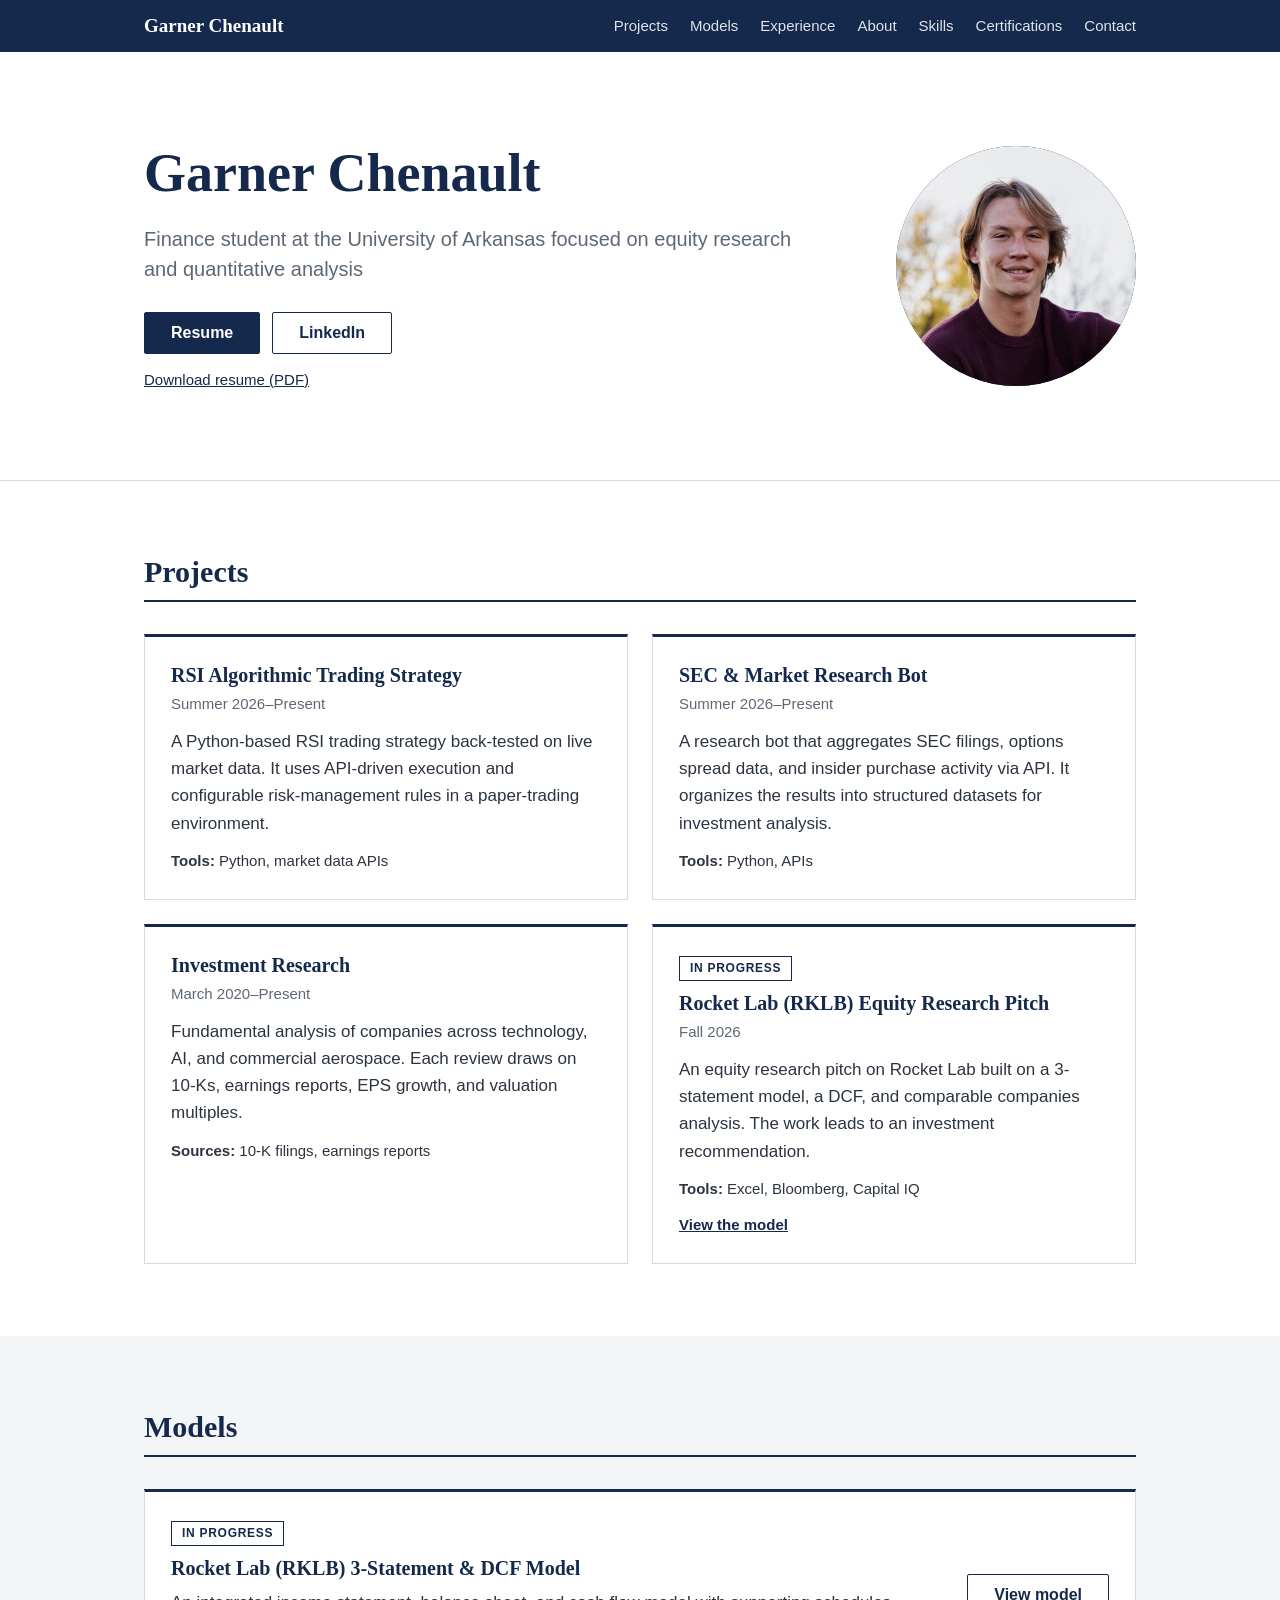
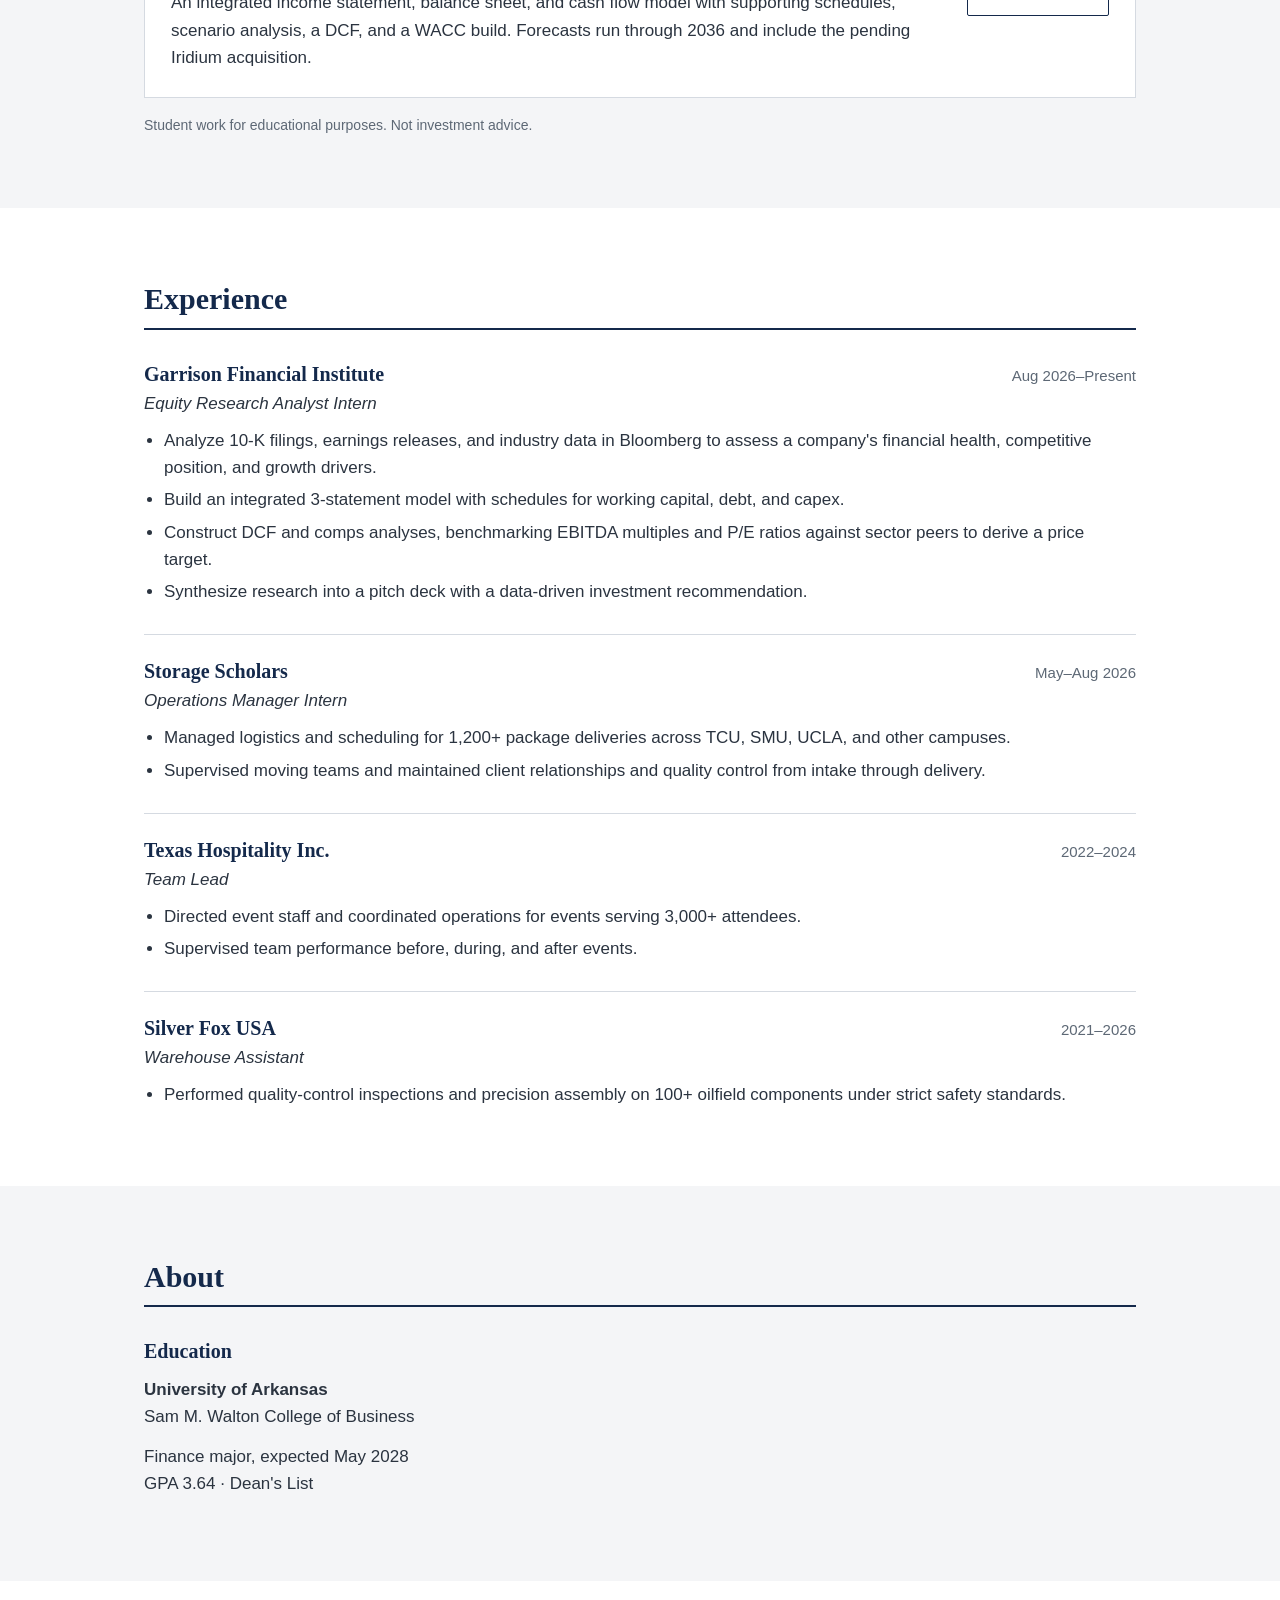
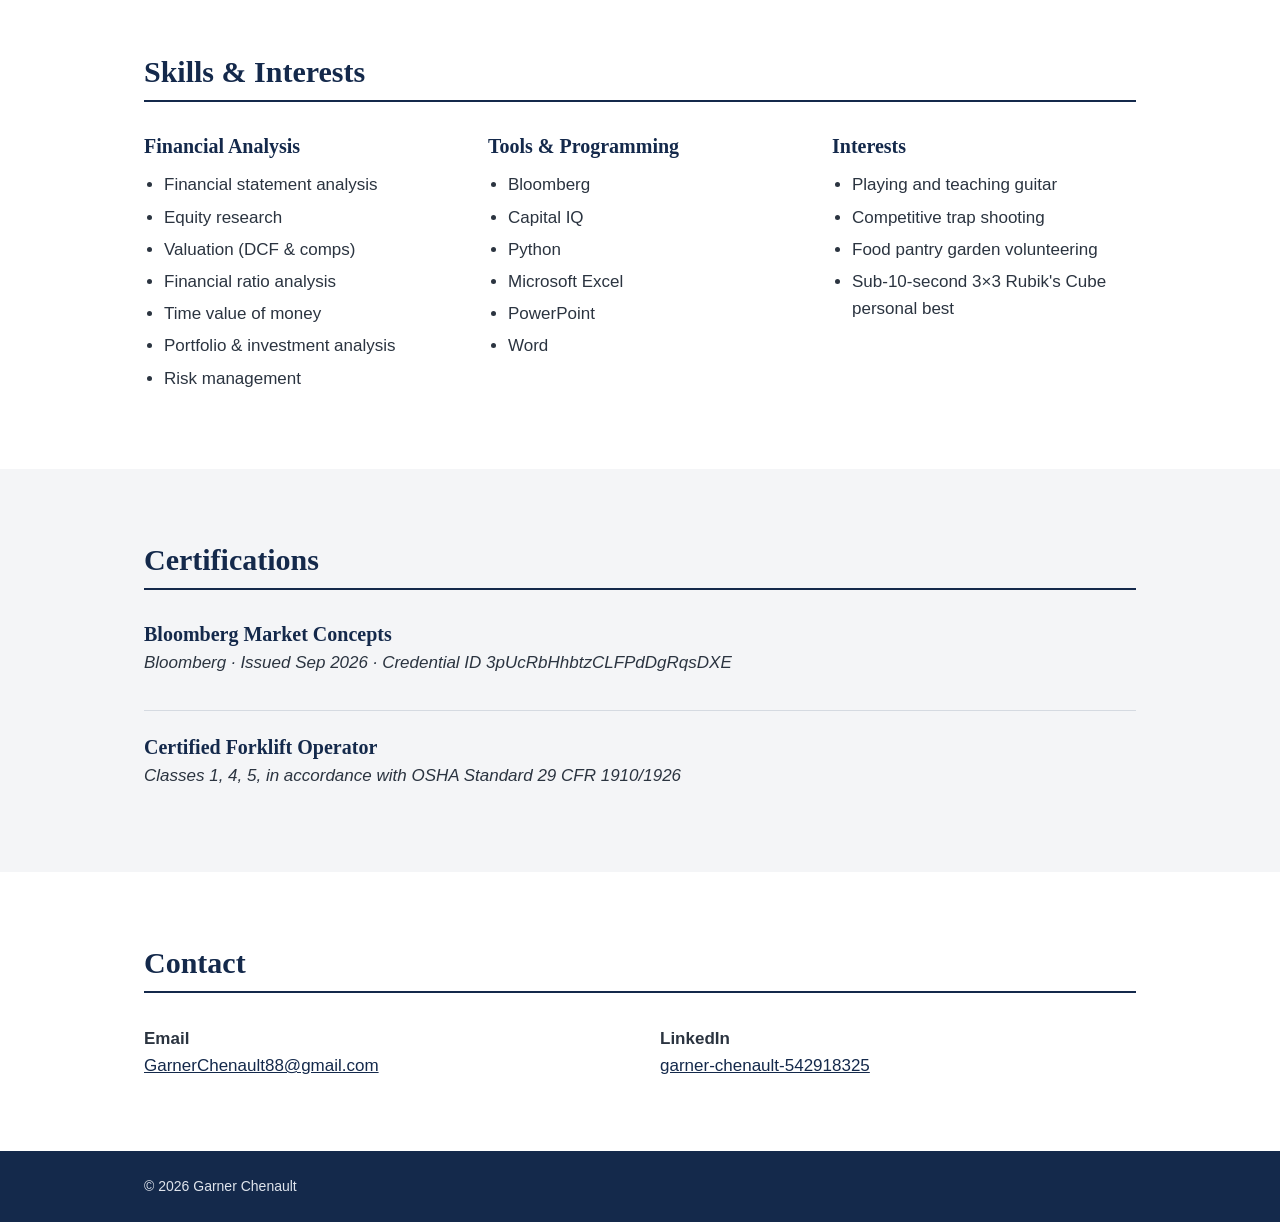
<file: index.html>
<!doctype html>
<html lang="en">
<head>
  <meta charset="utf-8">
  <meta name="viewport" content="width=device-width, initial-scale=1">
  <title>Garner Chenault | Finance Portfolio</title>
  <meta name="description" content="Finance student at the University of Arkansas focused on equity research and quantitative analysis. Projects, experience, and resume.">

  <!-- Link previews. If the site address changes, update the two URLs below. -->
  <meta property="og:type" content="website">
  <meta property="og:site_name" content="Garner Chenault">
  <meta property="og:title" content="Garner Chenault | Finance Portfolio">
  <meta property="og:description" content="Finance student at the University of Arkansas focused on equity research and quantitative analysis.">
  <meta property="og:url" content="https://gchenault.com/">
  <meta property="og:image" content="https://gchenault.com/og-image.png">
  <meta property="og:image:width" content="1200">
  <meta property="og:image:height" content="630">
  <meta name="twitter:card" content="summary_large_image">

  <link rel="icon" href="favicon.svg" type="image/svg+xml">
  <link rel="stylesheet" href="styles.css">
</head>
<body>
  <header class="site-header">
    <div class="wrap site-header-inner">
      <a class="brand" href="#home">Garner Chenault</a>
      <nav aria-label="Main">
        <a href="#projects">Projects</a>
        <a href="#models">Models</a>
        <a href="#experience">Experience</a>
        <a href="#about">About</a>
        <a href="#skills">Skills</a>
        <a href="#certifications">Certifications</a>
        <a href="#contact">Contact</a>
      </nav>
    </div>
  </header>

  <main>
    <!-- HOME -->
    <section id="home" class="hero">
      <div class="wrap hero-inner">
        <div>
          <h1>Garner Chenault</h1>
          <p class="tagline">Finance student at the University of Arkansas focused on equity research and quantitative analysis</p>
          <div class="buttons">
            <a class="button" href="resume.pdf" target="_blank" rel="noopener">Resume</a>
            <a class="button button-outline" href="https://www.linkedin.com/in/garner-chenault-542918325" target="_blank" rel="noopener">LinkedIn</a>
          </div>
          <p class="download"><a href="resume.pdf" download="Garner_Chenault_Resume.pdf">Download resume (PDF)</a></p>
        </div>
        <!-- Save your photo as headshot.jpg in this folder and it replaces the initials. -->
        <div class="headshot" aria-hidden="true">
          <span>GC</span>
          <img src="headshot.jpg" alt="" width="240" height="240" onerror="this.remove()">
        </div>
      </div>
    </section>

    <!-- PROJECTS -->
    <section id="projects">
      <div class="wrap">
        <h2>Projects</h2>
        <div class="cards">
          <!--
            TO ADD A PROJECT: copy this block, paste it where you want the card
            to appear, and fill it in. Delete any line you don't need.

            <article class="card">
              <h3>Project title</h3>
              <p class="date">Date</p>
              <p>Two or three sentence summary.</p>
              <p class="tools"><strong>Tools:</strong> Tool, Tool</p>
              <p class="links"><a href="https://example.com">View project</a></p>
            </article>

            For an "In Progress" label, add this line right above the <h3>:
              <p class="status">In Progress</p>
          -->

          <article class="card">
            <h3>RSI Algorithmic Trading Strategy</h3>
            <p class="date">Summer 2026&ndash;Present</p>
            <p>A Python-based RSI trading strategy back-tested on live market data. It uses API-driven execution and configurable risk-management rules in a paper-trading environment.</p>
            <p class="tools"><strong>Tools:</strong> Python, market data APIs</p>
          </article>

          <article class="card">
            <h3>SEC &amp; Market Research Bot</h3>
            <p class="date">Summer 2026&ndash;Present</p>
            <p>A research bot that aggregates SEC filings, options spread data, and insider purchase activity via API. It organizes the results into structured datasets for investment analysis.</p>
            <p class="tools"><strong>Tools:</strong> Python, APIs</p>
          </article>

          <article class="card">
            <h3>Investment Research</h3>
            <p class="date">March 2020&ndash;Present</p>
            <p>Fundamental analysis of companies across technology, AI, and commercial aerospace. Each review draws on 10-Ks, earnings reports, EPS growth, and valuation multiples.</p>
            <p class="tools"><strong>Sources:</strong> 10-K filings, earnings reports</p>
          </article>

          <article class="card">
            <p class="status">In Progress</p>
            <h3>Rocket Lab (RKLB) Equity Research Pitch</h3>
            <p class="date">Fall 2026</p>
            <p>An equity research pitch on Rocket Lab built on a 3-statement model, a DCF, and comparable companies analysis. The work leads to an investment recommendation.</p>
            <p class="tools"><strong>Tools:</strong> Excel, Bloomberg, Capital IQ</p>
            <p class="links"><a href="models/rklb.html">View the model</a></p>
          </article>
        </div>
      </div>
    </section>

    <!-- MODELS -->
    <section id="models" class="alt">
      <div class="wrap">
        <h2>Models</h2>
        <!--
          TO ADD A MODEL: build its view-only page in the models folder, then
          copy this block and fill it in. Never put the Excel file in this folder.

          <article class="model">
            <div>
              <h3>Model title</h3>
              <p>What the model covers.</p>
            </div>
            <a class="button button-outline" href="models/page-name.html">View model</a>
          </article>

          For an "In Progress" label, add this line right above the <h3>:
            <p class="status">In Progress</p>
        -->

        <article class="model">
          <div>
            <p class="status">In Progress</p>
            <h3>Rocket Lab (RKLB) 3-Statement &amp; DCF Model</h3>
            <p>An integrated income statement, balance sheet, and cash flow model with supporting schedules, scenario analysis, a DCF, and a WACC build. Forecasts run through 2036 and include the pending Iridium acquisition.</p>
          </div>
          <a class="button button-outline" href="models/rklb.html">View model</a>
        </article>

        <p class="note">Student work for educational purposes. Not investment advice.</p>
      </div>
    </section>

    <!-- EXPERIENCE -->
    <section id="experience">
      <div class="wrap">
        <h2>Experience</h2>

        <article class="job">
          <div class="job-head">
            <h3>Garrison Financial Institute</h3>
            <p class="date">Aug 2026&ndash;Present</p>
          </div>
          <p class="role">Equity Research Analyst Intern</p>
          <ul>
            <li>Analyze 10-K filings, earnings releases, and industry data in Bloomberg to assess a company's financial health, competitive position, and growth drivers.</li>
            <li>Build an integrated 3-statement model with schedules for working capital, debt, and capex.</li>
            <li>Construct DCF and comps analyses, benchmarking EBITDA multiples and P/E ratios against sector peers to derive a price target.</li>
            <li>Synthesize research into a pitch deck with a data-driven investment recommendation.</li>
          </ul>
        </article>

        <article class="job">
          <div class="job-head">
            <h3>Storage Scholars</h3>
            <p class="date">May&ndash;Aug 2026</p>
          </div>
          <p class="role">Operations Manager Intern</p>
          <ul>
            <li>Managed logistics and scheduling for 1,200+ package deliveries across TCU, SMU, UCLA, and other campuses.</li>
            <li>Supervised moving teams and maintained client relationships and quality control from intake through delivery.</li>
          </ul>
        </article>

        <article class="job">
          <div class="job-head">
            <h3>Texas Hospitality Inc.</h3>
            <p class="date">2022&ndash;2024</p>
          </div>
          <p class="role">Team Lead</p>
          <ul>
            <li>Directed event staff and coordinated operations for events serving 3,000+ attendees.</li>
            <li>Supervised team performance before, during, and after events.</li>
          </ul>
        </article>

        <article class="job">
          <div class="job-head">
            <h3>Silver Fox USA</h3>
            <p class="date">2021&ndash;2026</p>
          </div>
          <p class="role">Warehouse Assistant</p>
          <ul>
            <li>Performed quality-control inspections and precision assembly on 100+ oilfield components under strict safety standards.</li>
          </ul>
        </article>
      </div>
    </section>

    <!-- ABOUT -->
    <section id="about" class="alt">
      <div class="wrap">
        <h2>About</h2>
        <div class="about-grid">
          <div>
            <h3>Education</h3>
            <p><strong>University of Arkansas</strong><br>Sam M. Walton College of Business</p>
            <p>Finance major, expected May 2028<br>GPA 3.64 &middot; Dean's List</p>
          </div>
        </div>
      </div>
    </section>

    <!-- SKILLS & INTERESTS -->
    <section id="skills">
      <div class="wrap">
        <h2>Skills &amp; Interests</h2>
        <div class="about-grid">
          <div>
            <h3>Financial Analysis</h3>
            <ul>
              <li>Financial statement analysis</li>
              <li>Equity research</li>
              <li>Valuation (DCF &amp; comps)</li>
              <li>Financial ratio analysis</li>
              <li>Time value of money</li>
              <li>Portfolio &amp; investment analysis</li>
              <li>Risk management</li>
            </ul>
          </div>
          <div>
            <h3>Tools &amp; Programming</h3>
            <ul>
              <li>Bloomberg</li>
              <li>Capital IQ</li>
              <li>Python</li>
              <li>Microsoft Excel</li>
              <li>PowerPoint</li>
              <li>Word</li>
            </ul>
          </div>
          <div>
            <h3>Interests</h3>
            <ul>
              <li>Playing and teaching guitar</li>
              <li>Competitive trap shooting</li>
              <li>Food pantry garden volunteering</li>
              <li>Sub-10-second 3&times;3 Rubik's Cube personal best</li>
            </ul>
          </div>
        </div>
      </div>
    </section>

    <!-- CERTIFICATIONS -->
    <section id="certifications" class="alt">
      <div class="wrap">
        <h2>Certifications</h2>
        <!--
          TO ADD A CERTIFICATION: copy this block and fill it in.
          Delete the second line if it doesn't need details.

          <article class="job">
            <h3>Certification name</h3>
            <p class="role">Details</p>
          </article>
        -->

        <article class="job">
          <h3>Bloomberg Market Concepts</h3>
          <p class="role">Bloomberg &middot; Issued Sep 2026 &middot; Credential ID 3pUcRbHhbtzCLFPdDgRqsDXE</p>
        </article>

        <article class="job">
          <h3>Certified Forklift Operator</h3>
          <p class="role">Classes 1, 4, 5, in accordance with OSHA Standard 29 CFR 1910/1926</p>
        </article>
      </div>
    </section>

    <!-- CONTACT -->
    <section id="contact">
      <div class="wrap">
        <h2>Contact</h2>
        <div class="contact-grid">
          <p><strong>Email</strong><br><a href="mailto:GarnerChenault88@gmail.com">GarnerChenault88@gmail.com</a></p>
          <p><strong>LinkedIn</strong><br><a href="https://www.linkedin.com/in/garner-chenault-542918325" target="_blank" rel="noopener">garner-chenault-542918325</a></p>
        </div>
      </div>
    </section>
  </main>

  <footer class="site-footer">
    <div class="wrap">&copy; 2026 Garner Chenault</div>
  </footer>
</body>
</html>
</file>
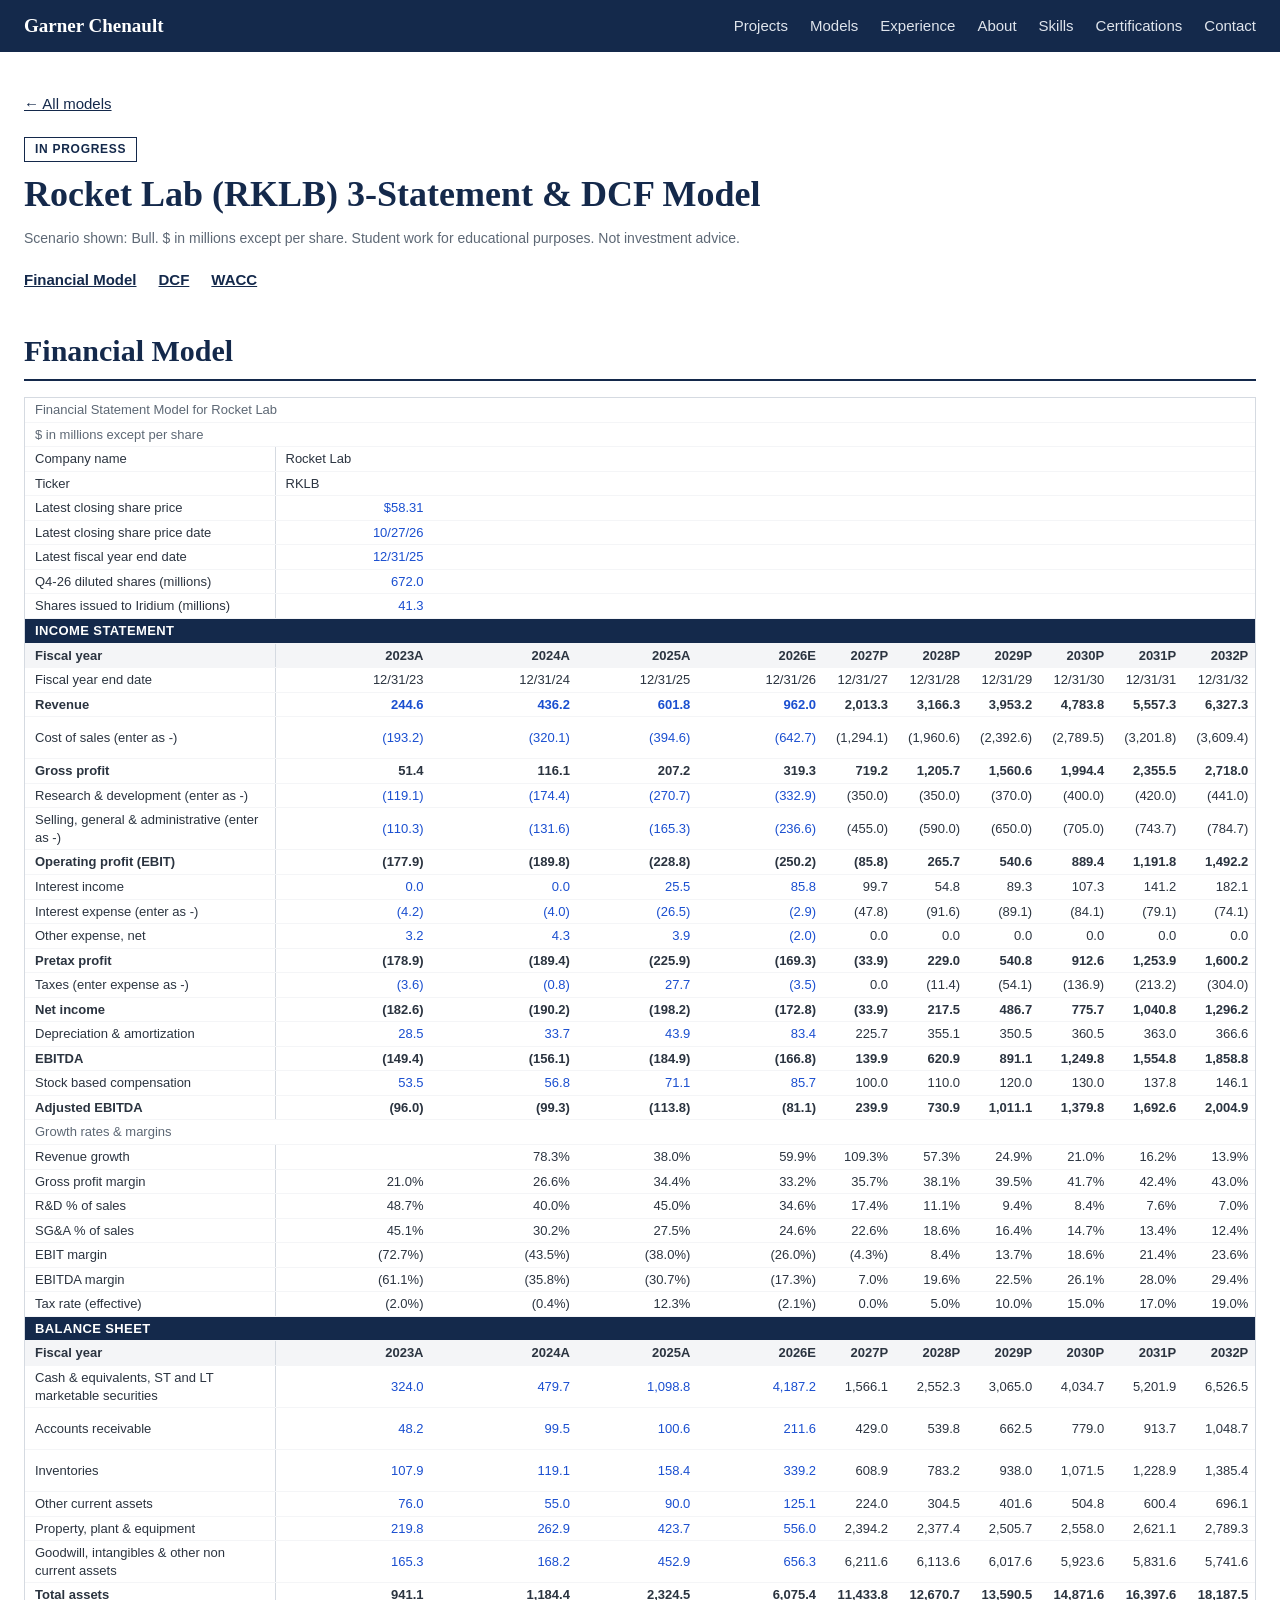
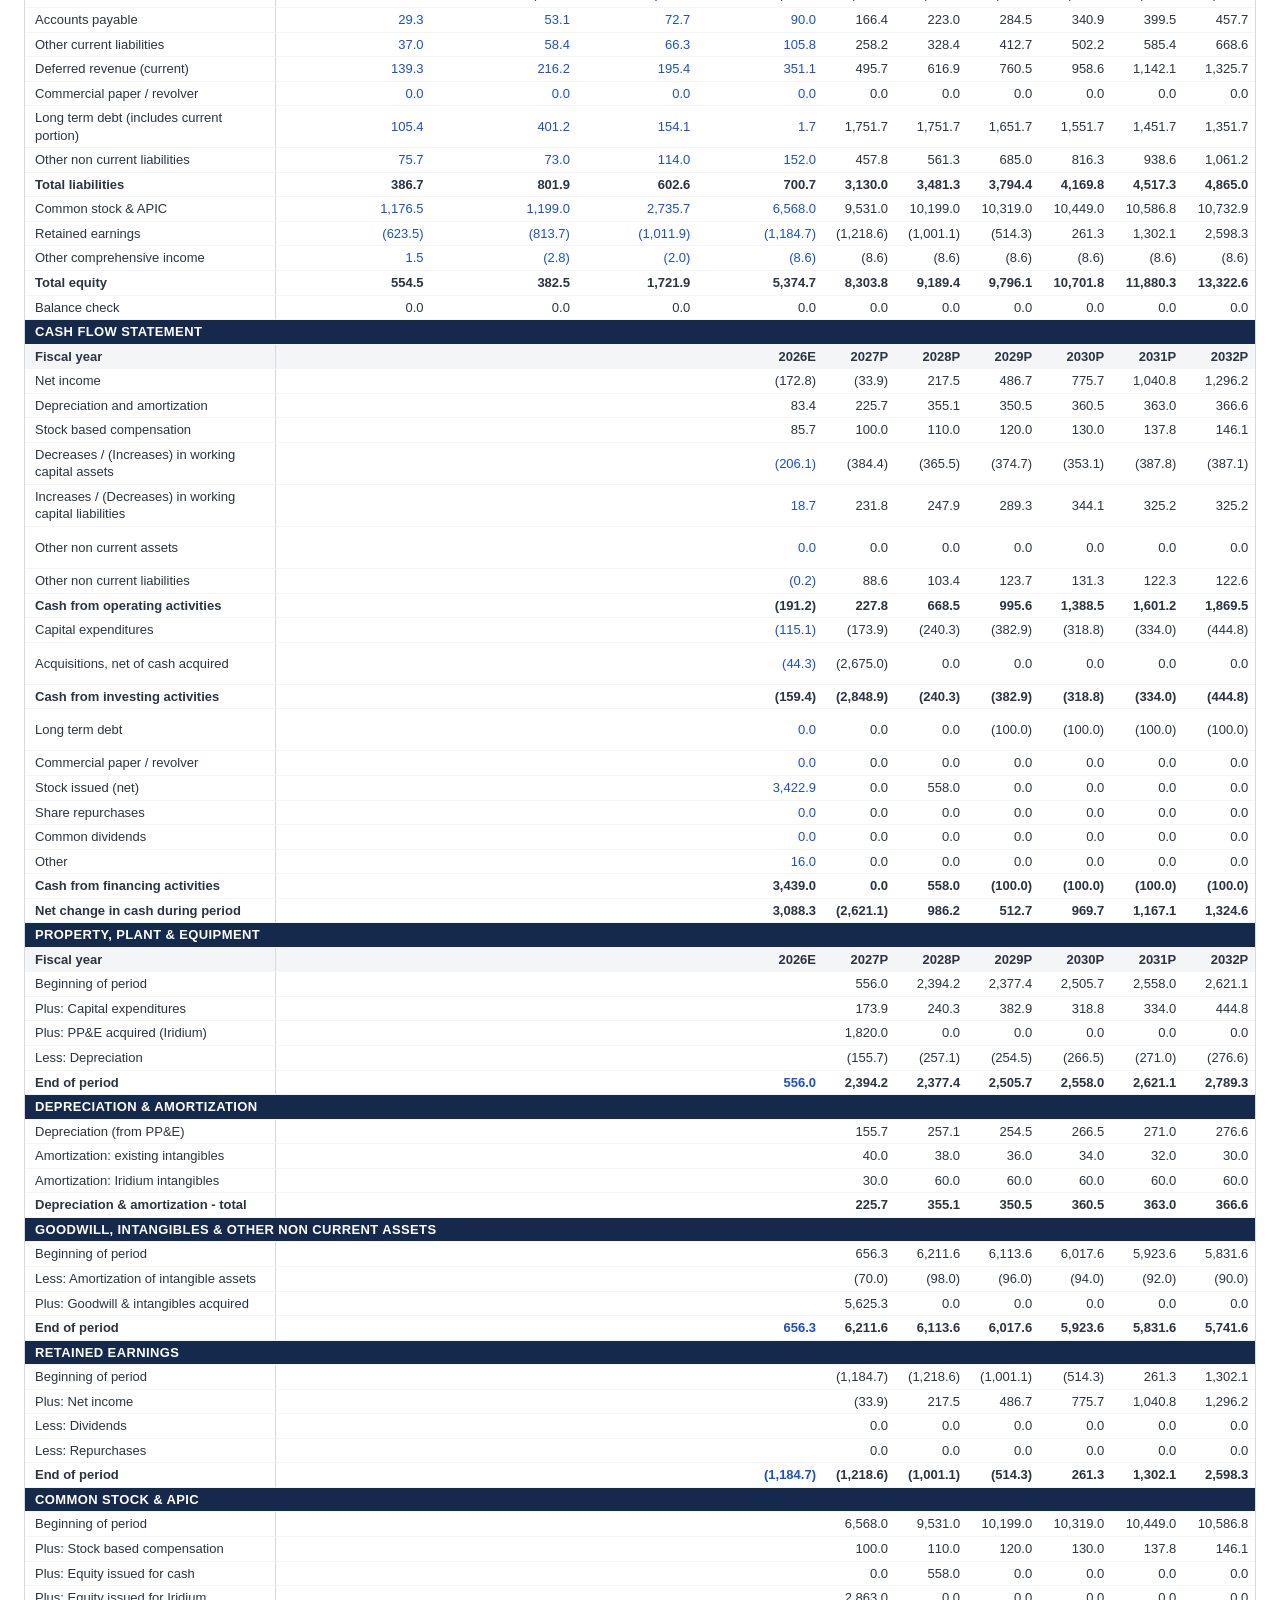
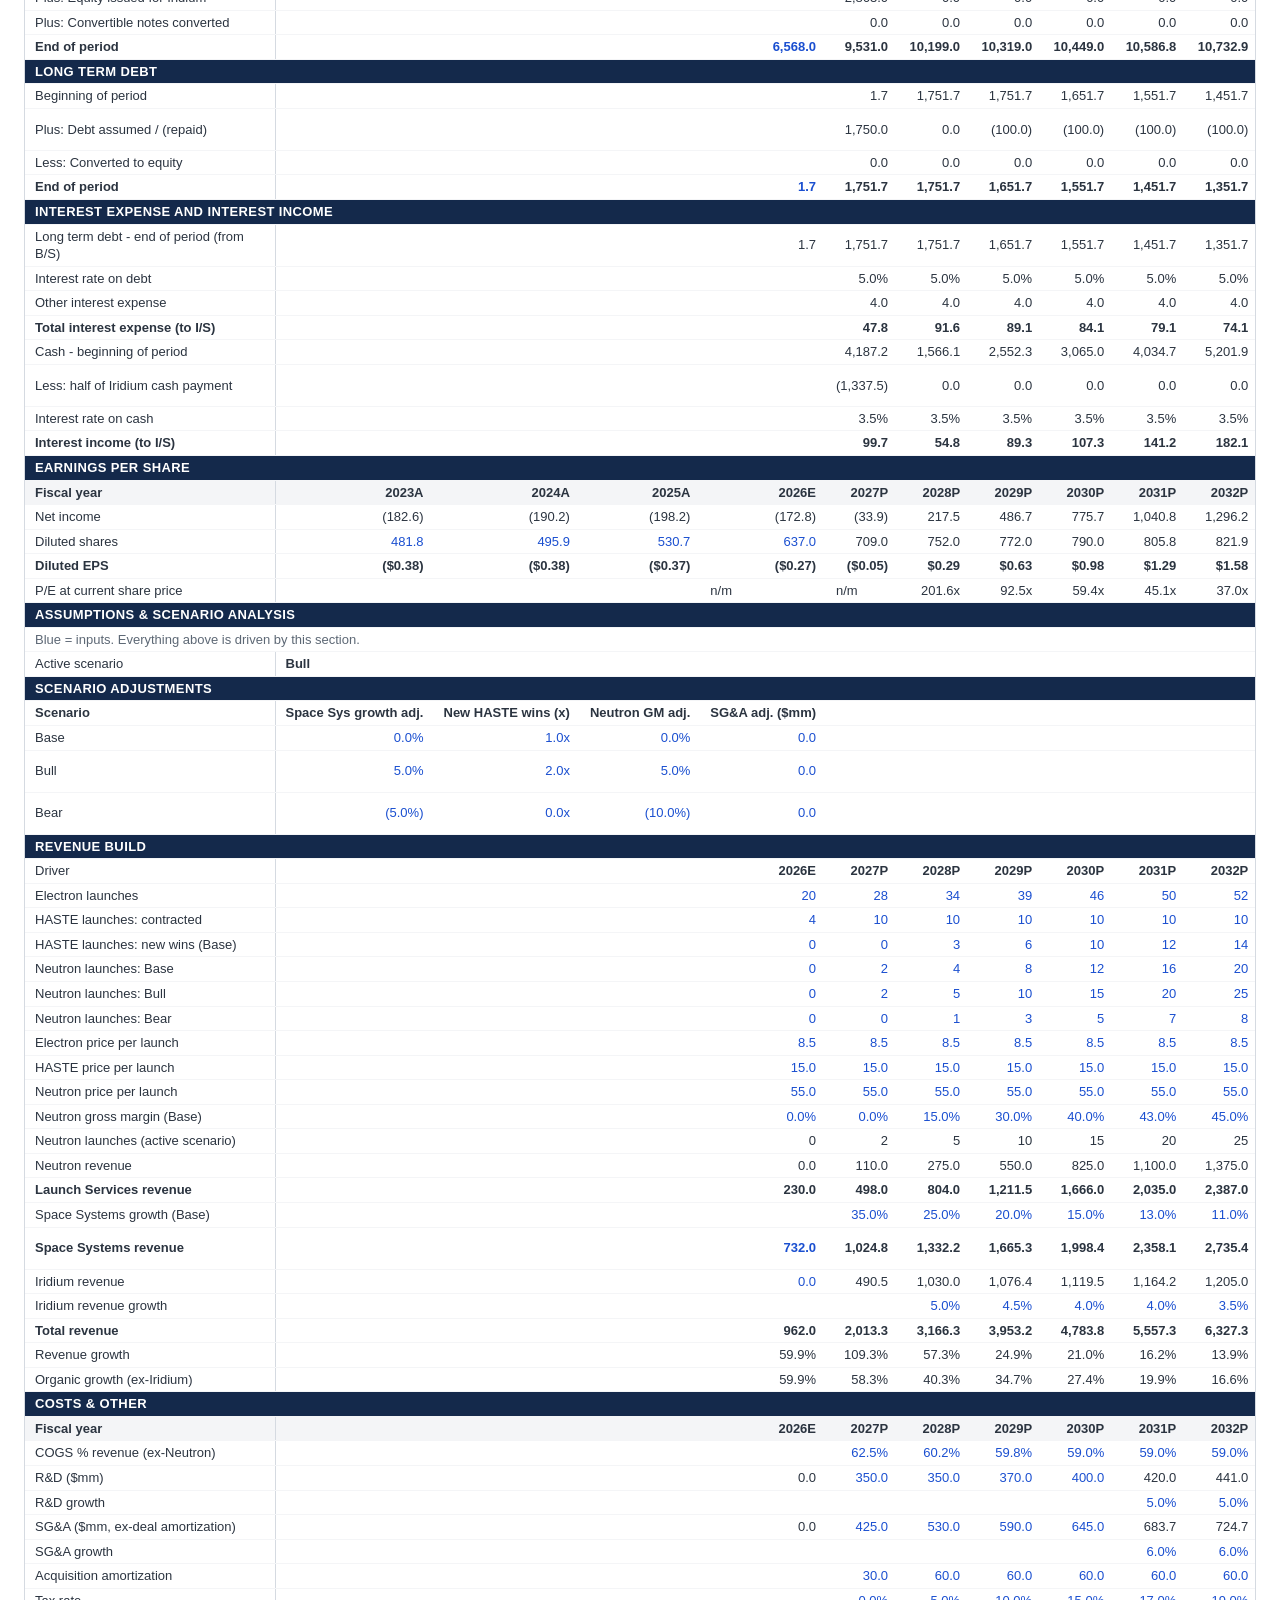
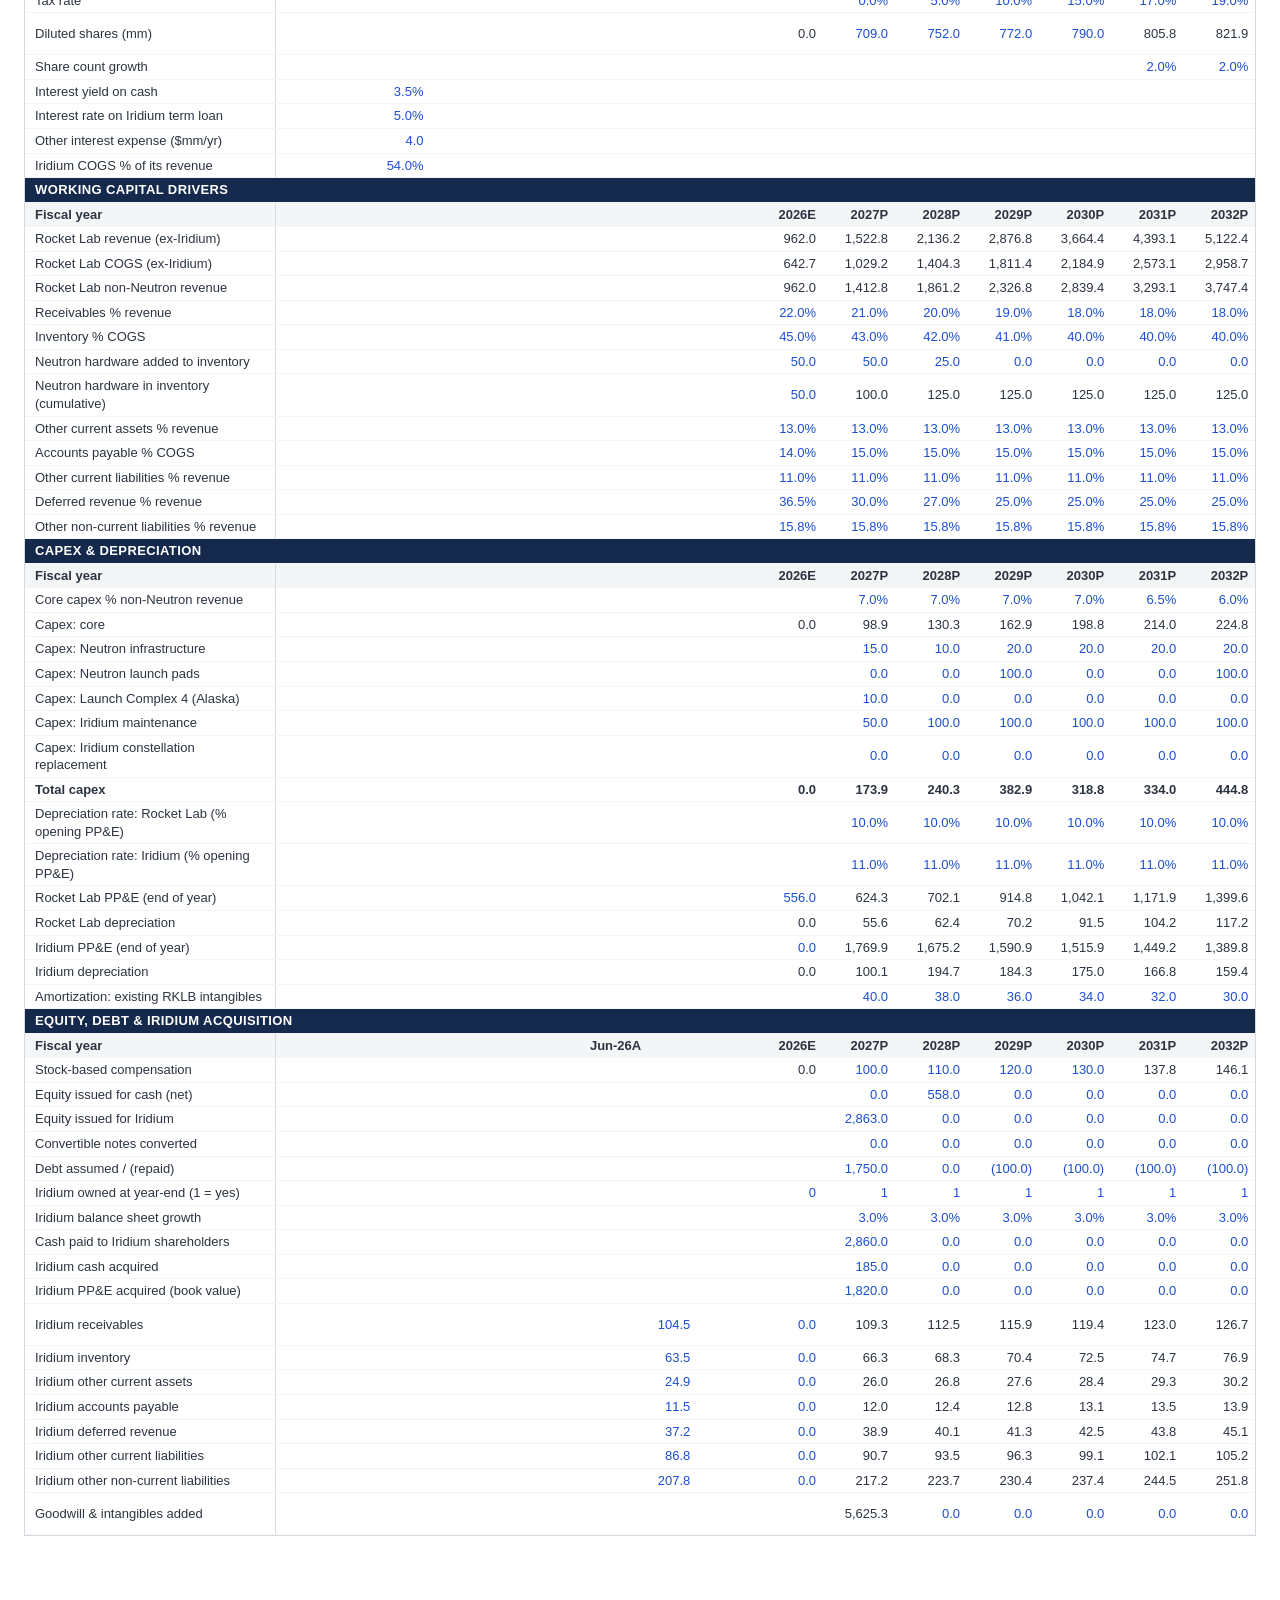
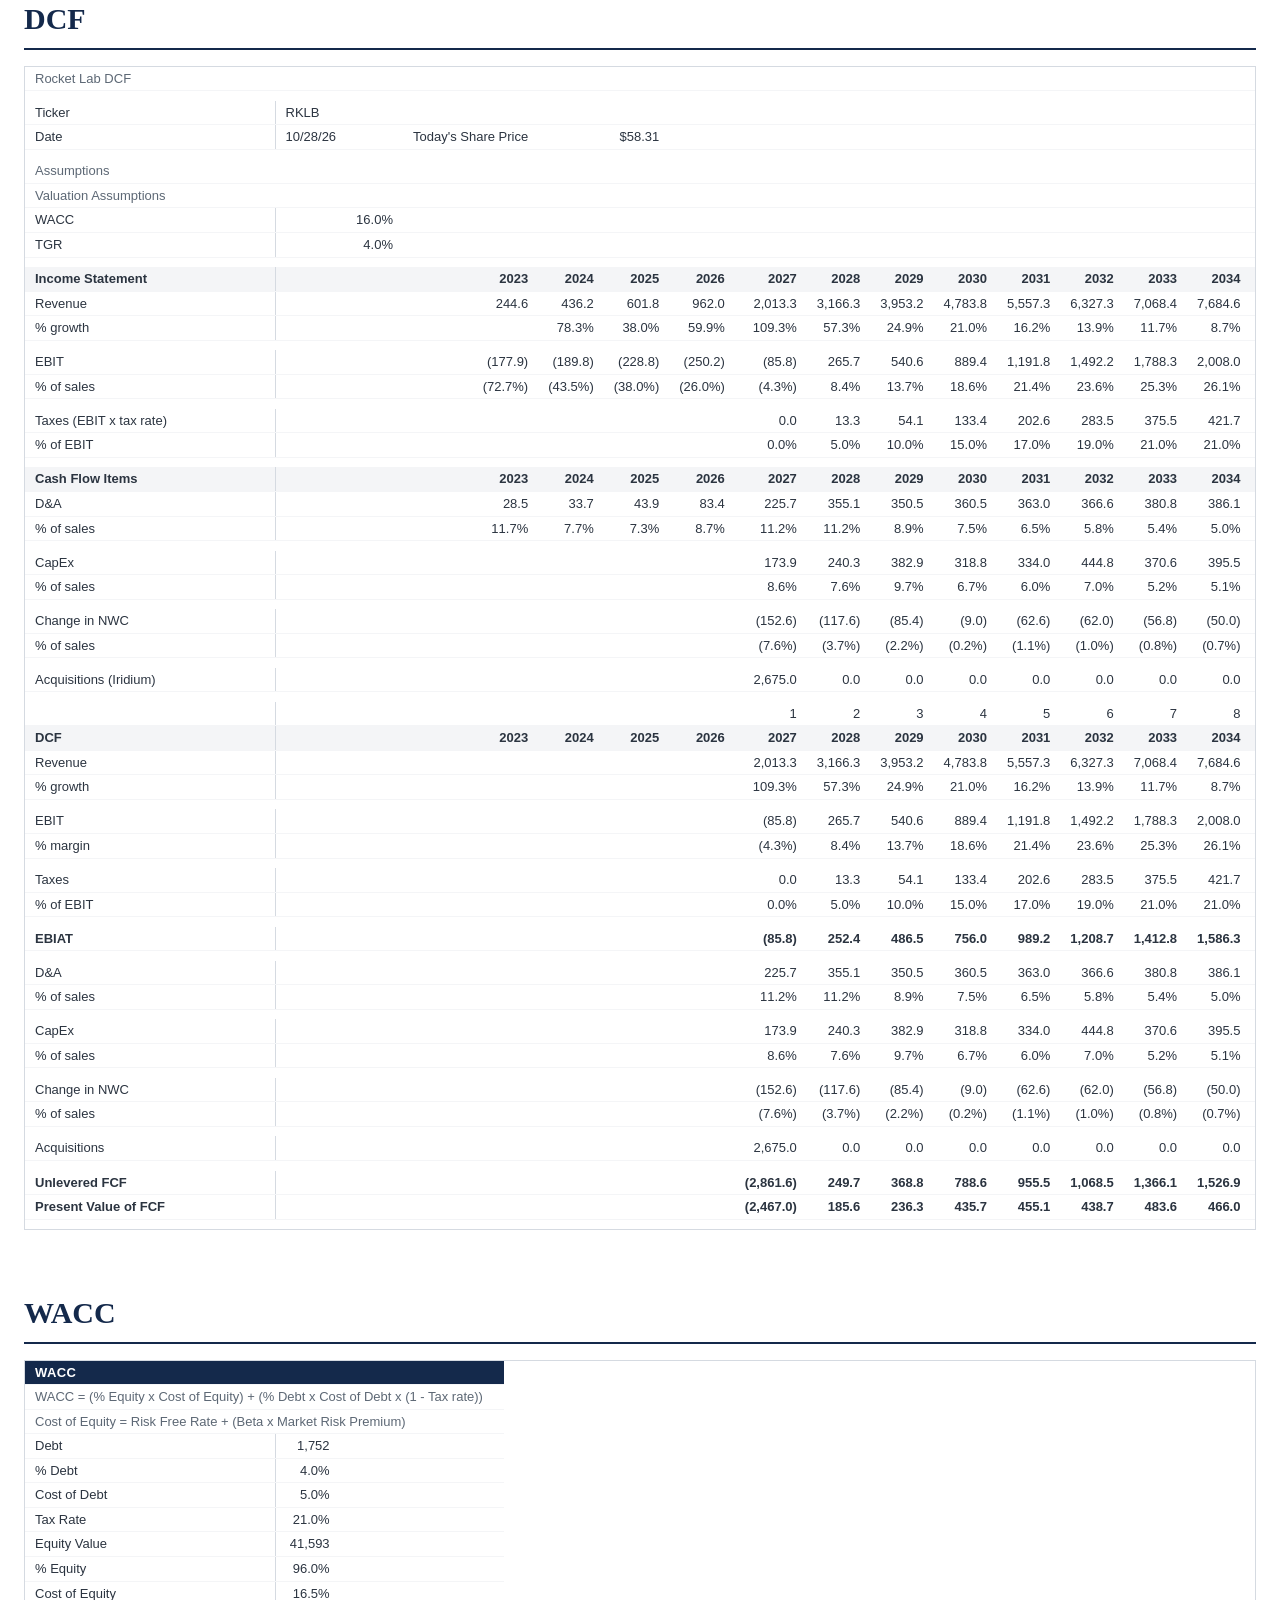
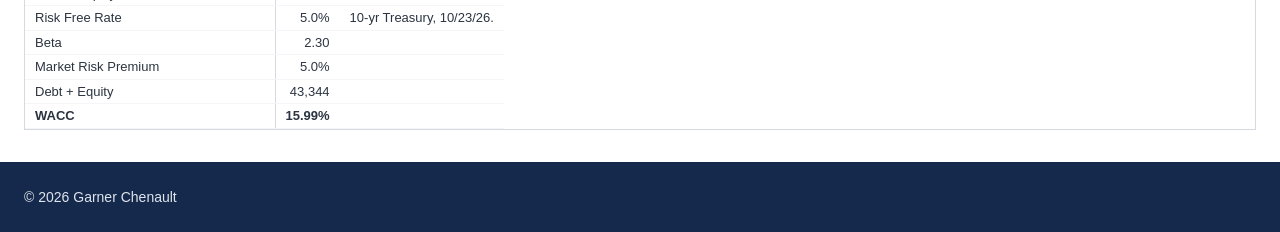
<file: models/rklb.html>
<!doctype html>
<html lang="en">
<head>
  <meta charset="utf-8">
  <meta name="viewport" content="width=device-width, initial-scale=1">
  <title>Rocket Lab Model | Garner Chenault</title>
  <meta name="description" content="Rocket Lab (RKLB) 3-Statement &amp; DCF Model, built by Garner Chenault.">
  <link rel="icon" href="../favicon.svg" type="image/svg+xml">
  <link rel="stylesheet" href="../styles.css">
</head>
<body>
  <!-- Built by tools/build_model_page.py. Edit the workbook, not this page. -->
  <header class="site-header">
    <div class="wrap wide site-header-inner">
      <a class="brand" href="../index.html">Garner Chenault</a>
      <nav aria-label="Main">
        <a href="../index.html#projects">Projects</a>
        <a href="../index.html#models">Models</a>
        <a href="../index.html#experience">Experience</a>
        <a href="../index.html#about">About</a>
        <a href="../index.html#skills">Skills</a>
        <a href="../index.html#certifications">Certifications</a>
        <a href="../index.html#contact">Contact</a>
      </nav>
    </div>
  </header>

  <main>
    <section class="model-intro">
      <div class="wrap wide">
        <p class="back"><a href="../index.html#models">&larr; All models</a></p>
        <p class="status">In Progress</p>
        <h1 class="model-title">Rocket Lab (RKLB) 3-Statement &amp; DCF Model</h1>
        <p class="note">Scenario shown: Bull. $ in millions except per share. Student work for educational purposes. Not investment advice.</p>
        <p class="jump">
          <a href="#historicals">Financial Model</a>
          <a href="#dcf">DCF</a>
          <a href="#wacc">WACC</a>
        </p>
      </div>
    </section>

    <section id="historicals" class="sheet-section">
      <div class="wrap wide">
        <h2>Financial Model</h2>
<div class="sheet-scroll" tabindex="0"><table class="sheet">
<tr class="text-row"><td colspan="16">Financial Statement Model for Rocket Lab</td></tr>
<tr class="text-row"><td colspan="16">$ in millions except per share</td></tr>
<tr>
<td class="label">Company name</td>
<td>Rocket Lab</td>
<td></td>
<td></td>
<td></td>
<td></td>
<td></td>
<td></td>
<td></td>
<td></td>
<td></td>
<td></td>
<td></td>
<td></td>
<td></td>
<td class="comment"></td>
</tr>
<tr>
<td class="label">Ticker</td>
<td>RKLB</td>
<td></td>
<td></td>
<td></td>
<td></td>
<td></td>
<td></td>
<td></td>
<td></td>
<td></td>
<td></td>
<td></td>
<td></td>
<td></td>
<td class="comment"></td>
</tr>
<tr>
<td class="label">Latest closing share price</td>
<td class="num input">$58.31</td>
<td></td>
<td></td>
<td></td>
<td></td>
<td></td>
<td></td>
<td></td>
<td></td>
<td></td>
<td></td>
<td></td>
<td></td>
<td></td>
<td class="comment"></td>
</tr>
<tr>
<td class="label">Latest closing share price date</td>
<td class="num input">10/27/26</td>
<td></td>
<td></td>
<td></td>
<td></td>
<td></td>
<td></td>
<td></td>
<td></td>
<td></td>
<td></td>
<td></td>
<td></td>
<td></td>
<td class="comment"></td>
</tr>
<tr>
<td class="label">Latest fiscal year end date</td>
<td class="num input">12/31/25</td>
<td></td>
<td></td>
<td></td>
<td></td>
<td></td>
<td></td>
<td></td>
<td></td>
<td></td>
<td></td>
<td></td>
<td></td>
<td></td>
<td class="comment"></td>
</tr>
<tr>
<td class="label">Q4-26 diluted shares (millions)</td>
<td class="num input">672.0</td>
<td></td>
<td></td>
<td></td>
<td></td>
<td></td>
<td></td>
<td></td>
<td></td>
<td></td>
<td></td>
<td></td>
<td></td>
<td></td>
<td class="comment"></td>
</tr>
<tr>
<td class="label">Shares issued to Iridium (millions)</td>
<td class="num input">41.3</td>
<td></td>
<td></td>
<td></td>
<td></td>
<td></td>
<td></td>
<td></td>
<td></td>
<td></td>
<td></td>
<td></td>
<td></td>
<td></td>
<td class="comment"></td>
</tr>
<tr class="section"><td colspan="16">INCOME STATEMENT</td></tr>
<tr class="header">
<td class="label">Fiscal year</td>
<td class="num strong">2023A</td>
<td class="num strong">2024A</td>
<td class="num strong">2025A</td>
<td class="num strong">2026E</td>
<td class="num strong">2027P</td>
<td class="num strong">2028P</td>
<td class="num strong">2029P</td>
<td class="num strong">2030P</td>
<td class="num strong">2031P</td>
<td class="num strong">2032P</td>
<td class="num strong">2033P</td>
<td class="num strong">2034P</td>
<td class="num strong">2035P</td>
<td class="num strong">2036P</td>
<td class="comment"></td>
</tr>
<tr>
<td class="label">Fiscal year end date</td>
<td class="num">12/31/23</td>
<td class="num">12/31/24</td>
<td class="num">12/31/25</td>
<td class="num">12/31/26</td>
<td class="num">12/31/27</td>
<td class="num">12/31/28</td>
<td class="num">12/31/29</td>
<td class="num">12/31/30</td>
<td class="num">12/31/31</td>
<td class="num">12/31/32</td>
<td class="num">12/31/33</td>
<td class="num">12/31/34</td>
<td class="num">12/31/35</td>
<td class="num">12/31/36</td>
<td class="comment strong">Comments</td>
</tr>
<tr>
<td class="label strong">Revenue</td>
<td class="num strong input">244.6</td>
<td class="num strong input">436.2</td>
<td class="num strong input">601.8</td>
<td class="num strong input">962.0</td>
<td class="num strong">2,013.3</td>
<td class="num strong">3,166.3</td>
<td class="num strong">3,953.2</td>
<td class="num strong">4,783.8</td>
<td class="num strong">5,557.3</td>
<td class="num strong">6,327.3</td>
<td class="num strong">7,068.4</td>
<td class="num strong">7,684.6</td>
<td class="num strong">8,255.7</td>
<td class="num strong">8,894.4</td>
<td class="comment">From the revenue build (Assumptions).</td>
</tr>
<tr>
<td class="label">Cost of sales (enter as -)</td>
<td class="num input">(193.2)</td>
<td class="num input">(320.1)</td>
<td class="num input">(394.6)</td>
<td class="num input">(642.7)</td>
<td class="num">(1,294.1)</td>
<td class="num">(1,960.6)</td>
<td class="num">(2,392.6)</td>
<td class="num">(2,789.5)</td>
<td class="num">(3,201.8)</td>
<td class="num">(3,609.4)</td>
<td class="num">(3,988.9)</td>
<td class="num">(4,316.1)</td>
<td class="num">(4,601.4)</td>
<td class="num">(4,955.1)</td>
<td class="comment">Non-Neutron revenue x COGS % + Neutron revenue x (1 - Neutron margin).</td>
</tr>
<tr>
<td class="label strong">Gross profit</td>
<td class="num strong">51.4</td>
<td class="num strong">116.1</td>
<td class="num strong">207.2</td>
<td class="num strong">319.3</td>
<td class="num strong">719.2</td>
<td class="num strong">1,205.7</td>
<td class="num strong">1,560.6</td>
<td class="num strong">1,994.4</td>
<td class="num strong">2,355.5</td>
<td class="num strong">2,718.0</td>
<td class="num strong">3,079.6</td>
<td class="num strong">3,368.5</td>
<td class="num strong">3,654.4</td>
<td class="num strong">3,939.3</td>
<td class="comment">Revenue + cost of sales.</td>
</tr>
<tr>
<td class="label">Research &amp; development (enter as -)</td>
<td class="num input">(119.1)</td>
<td class="num input">(174.4)</td>
<td class="num input">(270.7)</td>
<td class="num input">(332.9)</td>
<td class="num">(350.0)</td>
<td class="num">(350.0)</td>
<td class="num">(370.0)</td>
<td class="num">(400.0)</td>
<td class="num">(420.0)</td>
<td class="num">(441.0)</td>
<td class="num">(463.1)</td>
<td class="num">(486.2)</td>
<td class="num">(510.5)</td>
<td class="num">(536.0)</td>
<td class="comment">R&amp;D dollars from Assumptions.</td>
</tr>
<tr>
<td class="label">Selling, general &amp; administrative (enter as -)</td>
<td class="num input">(110.3)</td>
<td class="num input">(131.6)</td>
<td class="num input">(165.3)</td>
<td class="num input">(236.6)</td>
<td class="num">(455.0)</td>
<td class="num">(590.0)</td>
<td class="num">(650.0)</td>
<td class="num">(705.0)</td>
<td class="num">(743.7)</td>
<td class="num">(784.7)</td>
<td class="num">(828.2)</td>
<td class="num">(874.3)</td>
<td class="num">(923.2)</td>
<td class="num">(974.9)</td>
<td class="comment">SG&amp;A dollars + scenario adj. + Iridium deal amortization.</td>
</tr>
<tr>
<td class="label strong">Operating profit (EBIT)</td>
<td class="num strong">(177.9)</td>
<td class="num strong">(189.8)</td>
<td class="num strong">(228.8)</td>
<td class="num strong">(250.2)</td>
<td class="num strong">(85.8)</td>
<td class="num strong">265.7</td>
<td class="num strong">540.6</td>
<td class="num strong">889.4</td>
<td class="num strong">1,191.8</td>
<td class="num strong">1,492.2</td>
<td class="num strong">1,788.3</td>
<td class="num strong">2,008.0</td>
<td class="num strong">2,220.7</td>
<td class="num strong">2,428.3</td>
<td class="comment">Gross profit - R&amp;D - SG&amp;A.</td>
</tr>
<tr>
<td class="label">Interest income</td>
<td class="num input">0.0</td>
<td class="num input">0.0</td>
<td class="num input">25.5</td>
<td class="num input">85.8</td>
<td class="num">99.7</td>
<td class="num">54.8</td>
<td class="num">89.3</td>
<td class="num">107.3</td>
<td class="num">141.2</td>
<td class="num">182.1</td>
<td class="num">228.4</td>
<td class="num">286.7</td>
<td class="num">352.0</td>
<td class="num">424.9</td>
<td class="comment">Reference from interest schedule.</td>
</tr>
<tr>
<td class="label">Interest expense (enter as -)</td>
<td class="num input">(4.2)</td>
<td class="num input">(4.0)</td>
<td class="num input">(26.5)</td>
<td class="num input">(2.9)</td>
<td class="num">(47.8)</td>
<td class="num">(91.6)</td>
<td class="num">(89.1)</td>
<td class="num">(84.1)</td>
<td class="num">(79.1)</td>
<td class="num">(74.1)</td>
<td class="num">(69.1)</td>
<td class="num">(64.1)</td>
<td class="num">(59.1)</td>
<td class="num">(54.1)</td>
<td class="comment">Reference from interest schedule.</td>
</tr>
<tr>
<td class="label">Other expense, net</td>
<td class="num input">3.2</td>
<td class="num input">4.3</td>
<td class="num input">3.9</td>
<td class="num input">(2.0)</td>
<td class="num">0.0</td>
<td class="num">0.0</td>
<td class="num">0.0</td>
<td class="num">0.0</td>
<td class="num">0.0</td>
<td class="num">0.0</td>
<td class="num">0.0</td>
<td class="num">0.0</td>
<td class="num">0.0</td>
<td class="num">0.0</td>
<td class="comment">Assumed zero.</td>
</tr>
<tr>
<td class="label strong">Pretax profit</td>
<td class="num strong">(178.9)</td>
<td class="num strong">(189.4)</td>
<td class="num strong">(225.9)</td>
<td class="num strong">(169.3)</td>
<td class="num strong">(33.9)</td>
<td class="num strong">229.0</td>
<td class="num strong">540.8</td>
<td class="num strong">912.6</td>
<td class="num strong">1,253.9</td>
<td class="num strong">1,600.2</td>
<td class="num strong">1,947.6</td>
<td class="num strong">2,230.6</td>
<td class="num strong">2,513.6</td>
<td class="num strong">2,799.2</td>
<td class="comment">EBIT + interest income - interest expense + other.</td>
</tr>
<tr>
<td class="label">Taxes (enter expense as -)</td>
<td class="num input">(3.6)</td>
<td class="num input">(0.8)</td>
<td class="num input">27.7</td>
<td class="num input">(3.5)</td>
<td class="num">0.0</td>
<td class="num">(11.4)</td>
<td class="num">(54.1)</td>
<td class="num">(136.9)</td>
<td class="num">(213.2)</td>
<td class="num">(304.0)</td>
<td class="num">(409.0)</td>
<td class="num">(468.4)</td>
<td class="num">(527.9)</td>
<td class="num">(587.8)</td>
<td class="comment">Pretax profit x tax rate (no tax on losses).</td>
</tr>
<tr>
<td class="label strong">Net income</td>
<td class="num strong">(182.6)</td>
<td class="num strong">(190.2)</td>
<td class="num strong">(198.2)</td>
<td class="num strong">(172.8)</td>
<td class="num strong">(33.9)</td>
<td class="num strong">217.5</td>
<td class="num strong">486.7</td>
<td class="num strong">775.7</td>
<td class="num strong">1,040.8</td>
<td class="num strong">1,296.2</td>
<td class="num strong">1,538.6</td>
<td class="num strong">1,762.2</td>
<td class="num strong">1,985.8</td>
<td class="num strong">2,211.3</td>
<td class="comment">Pretax profit less taxes.</td>
</tr>
<tr>
<td class="label">Depreciation &amp; amortization</td>
<td class="num input">28.5</td>
<td class="num input">33.7</td>
<td class="num input">43.9</td>
<td class="num input">83.4</td>
<td class="num">225.7</td>
<td class="num">355.1</td>
<td class="num">350.5</td>
<td class="num">360.5</td>
<td class="num">363.0</td>
<td class="num">366.6</td>
<td class="num">380.8</td>
<td class="num">386.1</td>
<td class="num">393.2</td>
<td class="num">401.9</td>
<td class="comment">Reference from D&amp;A schedule.</td>
</tr>
<tr>
<td class="label strong">EBITDA</td>
<td class="num strong">(149.4)</td>
<td class="num strong">(156.1)</td>
<td class="num strong">(184.9)</td>
<td class="num strong">(166.8)</td>
<td class="num strong">139.9</td>
<td class="num strong">620.9</td>
<td class="num strong">891.1</td>
<td class="num strong">1,249.8</td>
<td class="num strong">1,554.8</td>
<td class="num strong">1,858.8</td>
<td class="num strong">2,169.1</td>
<td class="num strong">2,394.1</td>
<td class="num strong">2,613.8</td>
<td class="num strong">2,830.2</td>
<td class="comment">EBIT + D&amp;A.</td>
</tr>
<tr>
<td class="label">Stock based compensation</td>
<td class="num input">53.5</td>
<td class="num input">56.8</td>
<td class="num input">71.1</td>
<td class="num input">85.7</td>
<td class="num">100.0</td>
<td class="num">110.0</td>
<td class="num">120.0</td>
<td class="num">130.0</td>
<td class="num">137.8</td>
<td class="num">146.1</td>
<td class="num">154.8</td>
<td class="num">164.1</td>
<td class="num">174.0</td>
<td class="num">184.4</td>
<td class="comment">From Assumptions; grows with SG&amp;A.</td>
</tr>
<tr>
<td class="label strong">Adjusted EBITDA</td>
<td class="num strong">(96.0)</td>
<td class="num strong">(99.3)</td>
<td class="num strong">(113.8)</td>
<td class="num strong">(81.1)</td>
<td class="num strong">239.9</td>
<td class="num strong">730.9</td>
<td class="num strong">1,011.1</td>
<td class="num strong">1,379.8</td>
<td class="num strong">1,692.6</td>
<td class="num strong">2,004.9</td>
<td class="num strong">2,324.0</td>
<td class="num strong">2,558.2</td>
<td class="num strong">2,787.8</td>
<td class="num strong">3,014.6</td>
<td class="comment">EBITDA + stock-based compensation.</td>
</tr>
<tr class="text-row"><td colspan="16">Growth rates &amp; margins</td></tr>
<tr>
<td class="label">Revenue growth</td>
<td></td>
<td class="num">78.3%</td>
<td class="num">38.0%</td>
<td class="num">59.9%</td>
<td class="num">109.3%</td>
<td class="num">57.3%</td>
<td class="num">24.9%</td>
<td class="num">21.0%</td>
<td class="num">16.2%</td>
<td class="num">13.9%</td>
<td class="num">11.7%</td>
<td class="num">8.7%</td>
<td class="num">7.4%</td>
<td class="num">7.7%</td>
<td class="comment">Driven by the revenue build.</td>
</tr>
<tr>
<td class="label">Gross profit margin</td>
<td class="num">21.0%</td>
<td class="num">26.6%</td>
<td class="num">34.4%</td>
<td class="num">33.2%</td>
<td class="num">35.7%</td>
<td class="num">38.1%</td>
<td class="num">39.5%</td>
<td class="num">41.7%</td>
<td class="num">42.4%</td>
<td class="num">43.0%</td>
<td class="num">43.6%</td>
<td class="num">43.8%</td>
<td class="num">44.3%</td>
<td class="num">44.3%</td>
<td class="comment"></td>
</tr>
<tr>
<td class="label">R&amp;D % of sales</td>
<td class="num">48.7%</td>
<td class="num">40.0%</td>
<td class="num">45.0%</td>
<td class="num">34.6%</td>
<td class="num">17.4%</td>
<td class="num">11.1%</td>
<td class="num">9.4%</td>
<td class="num">8.4%</td>
<td class="num">7.6%</td>
<td class="num">7.0%</td>
<td class="num">6.6%</td>
<td class="num">6.3%</td>
<td class="num">6.2%</td>
<td class="num">6.0%</td>
<td class="comment"></td>
</tr>
<tr>
<td class="label">SG&amp;A % of sales</td>
<td class="num">45.1%</td>
<td class="num">30.2%</td>
<td class="num">27.5%</td>
<td class="num">24.6%</td>
<td class="num">22.6%</td>
<td class="num">18.6%</td>
<td class="num">16.4%</td>
<td class="num">14.7%</td>
<td class="num">13.4%</td>
<td class="num">12.4%</td>
<td class="num">11.7%</td>
<td class="num">11.4%</td>
<td class="num">11.2%</td>
<td class="num">11.0%</td>
<td class="comment"></td>
</tr>
<tr>
<td class="label">EBIT margin</td>
<td class="num">(72.7%)</td>
<td class="num">(43.5%)</td>
<td class="num">(38.0%)</td>
<td class="num">(26.0%)</td>
<td class="num">(4.3%)</td>
<td class="num">8.4%</td>
<td class="num">13.7%</td>
<td class="num">18.6%</td>
<td class="num">21.4%</td>
<td class="num">23.6%</td>
<td class="num">25.3%</td>
<td class="num">26.1%</td>
<td class="num">26.9%</td>
<td class="num">27.3%</td>
<td class="comment"></td>
</tr>
<tr>
<td class="label">EBITDA margin</td>
<td class="num">(61.1%)</td>
<td class="num">(35.8%)</td>
<td class="num">(30.7%)</td>
<td class="num">(17.3%)</td>
<td class="num">7.0%</td>
<td class="num">19.6%</td>
<td class="num">22.5%</td>
<td class="num">26.1%</td>
<td class="num">28.0%</td>
<td class="num">29.4%</td>
<td class="num">30.7%</td>
<td class="num">31.2%</td>
<td class="num">31.7%</td>
<td class="num">31.8%</td>
<td class="comment"></td>
</tr>
<tr>
<td class="label">Tax rate (effective)</td>
<td class="num">(2.0%)</td>
<td class="num">(0.4%)</td>
<td class="num">12.3%</td>
<td class="num">(2.1%)</td>
<td class="num">0.0%</td>
<td class="num">5.0%</td>
<td class="num">10.0%</td>
<td class="num">15.0%</td>
<td class="num">17.0%</td>
<td class="num">19.0%</td>
<td class="num">21.0%</td>
<td class="num">21.0%</td>
<td class="num">21.0%</td>
<td class="num">21.0%</td>
<td class="comment"></td>
</tr>
<tr class="section"><td colspan="16">BALANCE SHEET</td></tr>
<tr class="header">
<td class="label">Fiscal year</td>
<td class="num strong">2023A</td>
<td class="num strong">2024A</td>
<td class="num strong">2025A</td>
<td class="num strong">2026E</td>
<td class="num strong">2027P</td>
<td class="num strong">2028P</td>
<td class="num strong">2029P</td>
<td class="num strong">2030P</td>
<td class="num strong">2031P</td>
<td class="num strong">2032P</td>
<td class="num strong">2033P</td>
<td class="num strong">2034P</td>
<td class="num strong">2035P</td>
<td class="num strong">2036P</td>
<td class="comment"></td>
</tr>
<tr>
<td class="label">Cash &amp; equivalents, ST and LT marketable securities</td>
<td class="num input">324.0</td>
<td class="num input">479.7</td>
<td class="num input">1,098.8</td>
<td class="num input">4,187.2</td>
<td class="num">1,566.1</td>
<td class="num">2,552.3</td>
<td class="num">3,065.0</td>
<td class="num">4,034.7</td>
<td class="num">5,201.9</td>
<td class="num">6,526.5</td>
<td class="num">8,192.2</td>
<td class="num">10,058.4</td>
<td class="num">12,141.0</td>
<td class="num">14,439.2</td>
<td class="comment">Prior year cash + &#x27;net change in cash&#x27; from the cash flow statement.</td>
</tr>
<tr>
<td class="label">Accounts receivable</td>
<td class="num input">48.2</td>
<td class="num input">99.5</td>
<td class="num input">100.6</td>
<td class="num input">211.6</td>
<td class="num">429.0</td>
<td class="num">539.8</td>
<td class="num">662.5</td>
<td class="num">779.0</td>
<td class="num">913.7</td>
<td class="num">1,048.7</td>
<td class="num">1,179.4</td>
<td class="num">1,287.5</td>
<td class="num">1,387.4</td>
<td class="num">1,499.4</td>
<td class="comment">Rocket Lab revenue x receivables % + Iridium receivables.</td>
</tr>
<tr>
<td class="label">Inventories</td>
<td class="num input">107.9</td>
<td class="num input">119.1</td>
<td class="num input">158.4</td>
<td class="num input">339.2</td>
<td class="num">608.9</td>
<td class="num">783.2</td>
<td class="num">938.0</td>
<td class="num">1,071.5</td>
<td class="num">1,228.9</td>
<td class="num">1,385.4</td>
<td class="num">1,531.7</td>
<td class="num">1,656.9</td>
<td class="num">1,765.2</td>
<td class="num">1,900.7</td>
<td class="comment">Rocket Lab COGS x inventory % + Neutron hardware + Iridium.</td>
</tr>
<tr>
<td class="label">Other current assets</td>
<td class="num input">76.0</td>
<td class="num input">55.0</td>
<td class="num input">90.0</td>
<td class="num input">125.1</td>
<td class="num">224.0</td>
<td class="num">304.5</td>
<td class="num">401.6</td>
<td class="num">504.8</td>
<td class="num">600.4</td>
<td class="num">696.1</td>
<td class="num">788.6</td>
<td class="num">864.8</td>
<td class="num">935.0</td>
<td class="num">1,013.9</td>
<td class="comment">% of Rocket Lab revenue + Iridium.</td>
</tr>
<tr>
<td class="label">Property, plant &amp; equipment</td>
<td class="num input">219.8</td>
<td class="num input">262.9</td>
<td class="num input">423.7</td>
<td class="num input">556.0</td>
<td class="num">2,394.2</td>
<td class="num">2,377.4</td>
<td class="num">2,505.7</td>
<td class="num">2,558.0</td>
<td class="num">2,621.1</td>
<td class="num">2,789.3</td>
<td class="num">2,867.1</td>
<td class="num">2,962.5</td>
<td class="num">3,074.2</td>
<td class="num">3,201.2</td>
<td class="comment">Reference from PP&amp;E schedule.</td>
</tr>
<tr>
<td class="label">Goodwill, intangibles &amp; other non current assets</td>
<td class="num input">165.3</td>
<td class="num input">168.2</td>
<td class="num input">452.9</td>
<td class="num input">656.3</td>
<td class="num">6,211.6</td>
<td class="num">6,113.6</td>
<td class="num">6,017.6</td>
<td class="num">5,923.6</td>
<td class="num">5,831.6</td>
<td class="num">5,741.6</td>
<td class="num">5,653.6</td>
<td class="num">5,567.6</td>
<td class="num">5,483.6</td>
<td class="num">5,401.6</td>
<td class="comment">Reference from other non-current assets schedule.</td>
</tr>
<tr>
<td class="label strong">Total assets</td>
<td class="num strong">941.1</td>
<td class="num strong">1,184.4</td>
<td class="num strong">2,324.5</td>
<td class="num strong">6,075.4</td>
<td class="num strong">11,433.8</td>
<td class="num strong">12,670.7</td>
<td class="num strong">13,590.5</td>
<td class="num strong">14,871.6</td>
<td class="num strong">16,397.6</td>
<td class="num strong">18,187.5</td>
<td class="num strong">20,212.7</td>
<td class="num strong">22,397.7</td>
<td class="num strong">24,786.4</td>
<td class="num strong">27,456.0</td>
<td class="comment"></td>
</tr>
<tr>
<td class="label">Accounts payable</td>
<td class="num input">29.3</td>
<td class="num input">53.1</td>
<td class="num input">72.7</td>
<td class="num input">90.0</td>
<td class="num">166.4</td>
<td class="num">223.0</td>
<td class="num">284.5</td>
<td class="num">340.9</td>
<td class="num">399.5</td>
<td class="num">457.7</td>
<td class="num">512.2</td>
<td class="num">558.6</td>
<td class="num">598.8</td>
<td class="num">649.1</td>
<td class="comment">Rocket Lab COGS x payables % + Iridium.</td>
</tr>
<tr>
<td class="label">Other current liabilities</td>
<td class="num input">37.0</td>
<td class="num input">58.4</td>
<td class="num input">66.3</td>
<td class="num input">105.8</td>
<td class="num">258.2</td>
<td class="num">328.4</td>
<td class="num">412.7</td>
<td class="num">502.2</td>
<td class="num">585.4</td>
<td class="num">668.6</td>
<td class="num">749.3</td>
<td class="num">816.3</td>
<td class="num">878.2</td>
<td class="num">947.6</td>
<td class="comment">% of Rocket Lab revenue + Iridium.</td>
</tr>
<tr>
<td class="label">Deferred revenue (current)</td>
<td class="num input">139.3</td>
<td class="num input">216.2</td>
<td class="num input">195.4</td>
<td class="num input">351.1</td>
<td class="num">495.7</td>
<td class="num">616.9</td>
<td class="num">760.5</td>
<td class="num">958.6</td>
<td class="num">1,142.1</td>
<td class="num">1,325.7</td>
<td class="num">1,503.3</td>
<td class="num">1,649.4</td>
<td class="num">1,784.0</td>
<td class="num">1,935.3</td>
<td class="comment">% of Rocket Lab revenue + Iridium.</td>
</tr>
<tr>
<td class="label">Commercial paper / revolver</td>
<td class="num input">0.0</td>
<td class="num input">0.0</td>
<td class="num input">0.0</td>
<td class="num input">0.0</td>
<td class="num">0.0</td>
<td class="num">0.0</td>
<td class="num">0.0</td>
<td class="num">0.0</td>
<td class="num">0.0</td>
<td class="num">0.0</td>
<td class="num">0.0</td>
<td class="num">0.0</td>
<td class="num">0.0</td>
<td class="num">0.0</td>
<td class="comment">Not needed (large cash balance).</td>
</tr>
<tr>
<td class="label">Long term debt (includes current portion)</td>
<td class="num input">105.4</td>
<td class="num input">401.2</td>
<td class="num input">154.1</td>
<td class="num input">1.7</td>
<td class="num">1,751.7</td>
<td class="num">1,751.7</td>
<td class="num">1,651.7</td>
<td class="num">1,551.7</td>
<td class="num">1,451.7</td>
<td class="num">1,351.7</td>
<td class="num">1,251.7</td>
<td class="num">1,151.7</td>
<td class="num">1,051.7</td>
<td class="num">951.7</td>
<td class="comment">Reference from debt schedule.</td>
</tr>
<tr>
<td class="label">Other non current liabilities</td>
<td class="num input">75.7</td>
<td class="num input">73.0</td>
<td class="num input">114.0</td>
<td class="num input">152.0</td>
<td class="num">457.8</td>
<td class="num">561.3</td>
<td class="num">685.0</td>
<td class="num">816.3</td>
<td class="num">938.6</td>
<td class="num">1,061.2</td>
<td class="num">1,180.1</td>
<td class="num">1,279.3</td>
<td class="num">1,371.5</td>
<td class="num">1,474.5</td>
<td class="comment">% of Rocket Lab revenue + Iridium.</td>
</tr>
<tr>
<td class="label strong">Total liabilities</td>
<td class="num strong">386.7</td>
<td class="num strong">801.9</td>
<td class="num strong">602.6</td>
<td class="num strong">700.7</td>
<td class="num strong">3,130.0</td>
<td class="num strong">3,481.3</td>
<td class="num strong">3,794.4</td>
<td class="num strong">4,169.8</td>
<td class="num strong">4,517.3</td>
<td class="num strong">4,865.0</td>
<td class="num strong">5,196.6</td>
<td class="num strong">5,455.4</td>
<td class="num strong">5,684.3</td>
<td class="num strong">5,958.2</td>
<td class="comment"></td>
</tr>
<tr>
<td class="label">Common stock &amp; APIC</td>
<td class="num input">1,176.5</td>
<td class="num input">1,199.0</td>
<td class="num input">2,735.7</td>
<td class="num input">6,568.0</td>
<td class="num">9,531.0</td>
<td class="num">10,199.0</td>
<td class="num">10,319.0</td>
<td class="num">10,449.0</td>
<td class="num">10,586.8</td>
<td class="num">10,732.9</td>
<td class="num">10,887.7</td>
<td class="num">11,051.8</td>
<td class="num">11,225.8</td>
<td class="num">11,410.2</td>
<td class="comment">Reference from common stock schedule.</td>
</tr>
<tr>
<td class="label">Retained earnings</td>
<td class="num input">(623.5)</td>
<td class="num input">(813.7)</td>
<td class="num input">(1,011.9)</td>
<td class="num input">(1,184.7)</td>
<td class="num">(1,218.6)</td>
<td class="num">(1,001.1)</td>
<td class="num">(514.3)</td>
<td class="num">261.3</td>
<td class="num">1,302.1</td>
<td class="num">2,598.3</td>
<td class="num">4,136.9</td>
<td class="num">5,899.1</td>
<td class="num">7,884.9</td>
<td class="num">10,096.2</td>
<td class="comment">Reference from retained earnings schedule.</td>
</tr>
<tr>
<td class="label">Other comprehensive income</td>
<td class="num input">1.5</td>
<td class="num input">(2.8)</td>
<td class="num input">(2.0)</td>
<td class="num input">(8.6)</td>
<td class="num">(8.6)</td>
<td class="num">(8.6)</td>
<td class="num">(8.6)</td>
<td class="num">(8.6)</td>
<td class="num">(8.6)</td>
<td class="num">(8.6)</td>
<td class="num">(8.6)</td>
<td class="num">(8.6)</td>
<td class="num">(8.6)</td>
<td class="num">(8.6)</td>
<td class="comment">Straight-line.</td>
</tr>
<tr>
<td class="label strong">Total equity</td>
<td class="num strong">554.5</td>
<td class="num strong">382.5</td>
<td class="num strong">1,721.9</td>
<td class="num strong">5,374.7</td>
<td class="num strong">8,303.8</td>
<td class="num strong">9,189.4</td>
<td class="num strong">9,796.1</td>
<td class="num strong">10,701.8</td>
<td class="num strong">11,880.3</td>
<td class="num strong">13,322.6</td>
<td class="num strong">15,016.0</td>
<td class="num strong">16,942.3</td>
<td class="num strong">19,102.1</td>
<td class="num strong">21,497.8</td>
<td class="comment"></td>
</tr>
<tr>
<td class="label">Balance check</td>
<td class="num">0.0</td>
<td class="num">0.0</td>
<td class="num">0.0</td>
<td class="num">0.0</td>
<td class="num">0.0</td>
<td class="num">0.0</td>
<td class="num">0.0</td>
<td class="num">0.0</td>
<td class="num">0.0</td>
<td class="num">0.0</td>
<td class="num">0.0</td>
<td class="num">0.0</td>
<td class="num">0.0</td>
<td class="num">0.0</td>
<td class="comment">Total assets - total liabilities - total equity. Should be 0.</td>
</tr>
<tr class="section"><td colspan="16">CASH FLOW STATEMENT</td></tr>
<tr class="header">
<td class="label">Fiscal year</td>
<td></td>
<td></td>
<td></td>
<td class="num strong">2026E</td>
<td class="num strong">2027P</td>
<td class="num strong">2028P</td>
<td class="num strong">2029P</td>
<td class="num strong">2030P</td>
<td class="num strong">2031P</td>
<td class="num strong">2032P</td>
<td class="num strong">2033P</td>
<td class="num strong">2034P</td>
<td class="num strong">2035P</td>
<td class="num strong">2036P</td>
<td class="comment"></td>
</tr>
<tr>
<td class="label">Net income</td>
<td></td>
<td></td>
<td></td>
<td class="num">(172.8)</td>
<td class="num">(33.9)</td>
<td class="num">217.5</td>
<td class="num">486.7</td>
<td class="num">775.7</td>
<td class="num">1,040.8</td>
<td class="num">1,296.2</td>
<td class="num">1,538.6</td>
<td class="num">1,762.2</td>
<td class="num">1,985.8</td>
<td class="num">2,211.3</td>
<td class="comment">Reference from the income statement.</td>
</tr>
<tr>
<td class="label">Depreciation and amortization</td>
<td></td>
<td></td>
<td></td>
<td class="num">83.4</td>
<td class="num">225.7</td>
<td class="num">355.1</td>
<td class="num">350.5</td>
<td class="num">360.5</td>
<td class="num">363.0</td>
<td class="num">366.6</td>
<td class="num">380.8</td>
<td class="num">386.1</td>
<td class="num">393.2</td>
<td class="num">401.9</td>
<td class="comment">Reference from the income statement.</td>
</tr>
<tr>
<td class="label">Stock based compensation</td>
<td></td>
<td></td>
<td></td>
<td class="num">85.7</td>
<td class="num">100.0</td>
<td class="num">110.0</td>
<td class="num">120.0</td>
<td class="num">130.0</td>
<td class="num">137.8</td>
<td class="num">146.1</td>
<td class="num">154.8</td>
<td class="num">164.1</td>
<td class="num">174.0</td>
<td class="num">184.4</td>
<td class="comment">Non-cash, added back.</td>
</tr>
<tr>
<td class="label">Decreases / (Increases) in working capital assets</td>
<td></td>
<td></td>
<td></td>
<td class="num input">(206.1)</td>
<td class="num">(384.4)</td>
<td class="num">(365.5)</td>
<td class="num">(374.7)</td>
<td class="num">(353.1)</td>
<td class="num">(387.8)</td>
<td class="num">(387.1)</td>
<td class="num">(369.5)</td>
<td class="num">(309.5)</td>
<td class="num">(278.5)</td>
<td class="num">(326.3)</td>
<td class="comment">Prior year - current year. 2027 adds back Iridium balances acquired (no cash).</td>
</tr>
<tr>
<td class="label">Increases / (Decreases) in working capital liabilities</td>
<td></td>
<td></td>
<td></td>
<td class="num input">18.7</td>
<td class="num">231.8</td>
<td class="num">247.9</td>
<td class="num">289.3</td>
<td class="num">344.1</td>
<td class="num">325.2</td>
<td class="num">325.2</td>
<td class="num">312.7</td>
<td class="num">259.5</td>
<td class="num">236.7</td>
<td class="num">270.9</td>
<td class="comment">Current year - prior year. 2027 removes Iridium balances acquired.</td>
</tr>
<tr>
<td class="label">Other non current assets</td>
<td></td>
<td></td>
<td></td>
<td class="num input">0.0</td>
<td class="num">0.0</td>
<td class="num">0.0</td>
<td class="num">0.0</td>
<td class="num">0.0</td>
<td class="num">0.0</td>
<td class="num">0.0</td>
<td class="num">0.0</td>
<td class="num">0.0</td>
<td class="num">0.0</td>
<td class="num">0.0</td>
<td class="comment">Only change is amortization (in D&amp;A) and acquired goodwill (non-cash).</td>
</tr>
<tr>
<td class="label">Other non current liabilities</td>
<td></td>
<td></td>
<td></td>
<td class="num input">(0.2)</td>
<td class="num">88.6</td>
<td class="num">103.4</td>
<td class="num">123.7</td>
<td class="num">131.3</td>
<td class="num">122.3</td>
<td class="num">122.6</td>
<td class="num">118.9</td>
<td class="num">99.2</td>
<td class="num">92.2</td>
<td class="num">102.9</td>
<td class="comment">Current year - prior year (excl. Iridium acquired).</td>
</tr>
<tr>
<td class="label strong">Cash from operating activities</td>
<td></td>
<td></td>
<td></td>
<td class="num strong">(191.2)</td>
<td class="num strong">227.8</td>
<td class="num strong">668.5</td>
<td class="num strong">995.6</td>
<td class="num strong">1,388.5</td>
<td class="num strong">1,601.2</td>
<td class="num strong">1,869.5</td>
<td class="num strong">2,136.4</td>
<td class="num strong">2,361.7</td>
<td class="num strong">2,603.4</td>
<td class="num strong">2,845.1</td>
<td class="comment"></td>
</tr>
<tr>
<td class="label">Capital expenditures</td>
<td></td>
<td></td>
<td></td>
<td class="num input">(115.1)</td>
<td class="num">(173.9)</td>
<td class="num">(240.3)</td>
<td class="num">(382.9)</td>
<td class="num">(318.8)</td>
<td class="num">(334.0)</td>
<td class="num">(444.8)</td>
<td class="num">(370.6)</td>
<td class="num">(395.5)</td>
<td class="num">(420.8)</td>
<td class="num">(446.9)</td>
<td class="comment">Reference from PP&amp;E schedule.</td>
</tr>
<tr>
<td class="label">Acquisitions, net of cash acquired</td>
<td></td>
<td></td>
<td></td>
<td class="num input">(44.3)</td>
<td class="num">(2,675.0)</td>
<td class="num">0.0</td>
<td class="num">0.0</td>
<td class="num">0.0</td>
<td class="num">0.0</td>
<td class="num">0.0</td>
<td class="num">0.0</td>
<td class="num">0.0</td>
<td class="num">0.0</td>
<td class="num">0.0</td>
<td class="comment">Iridium cash portion less cash acquired; stock portion is non-cash.</td>
</tr>
<tr>
<td class="label strong">Cash from investing activities</td>
<td></td>
<td></td>
<td></td>
<td class="num strong">(159.4)</td>
<td class="num strong">(2,848.9)</td>
<td class="num strong">(240.3)</td>
<td class="num strong">(382.9)</td>
<td class="num strong">(318.8)</td>
<td class="num strong">(334.0)</td>
<td class="num strong">(444.8)</td>
<td class="num strong">(370.6)</td>
<td class="num strong">(395.5)</td>
<td class="num strong">(420.8)</td>
<td class="num strong">(446.9)</td>
<td class="comment"></td>
</tr>
<tr>
<td class="label">Long term debt</td>
<td></td>
<td></td>
<td></td>
<td class="num input">0.0</td>
<td class="num">0.0</td>
<td class="num">0.0</td>
<td class="num">(100.0)</td>
<td class="num">(100.0)</td>
<td class="num">(100.0)</td>
<td class="num">(100.0)</td>
<td class="num">(100.0)</td>
<td class="num">(100.0)</td>
<td class="num">(100.0)</td>
<td class="num">(100.0)</td>
<td class="comment">Change in debt. Iridium loan assumed in 2027 is non-cash.</td>
</tr>
<tr>
<td class="label">Commercial paper / revolver</td>
<td></td>
<td></td>
<td></td>
<td class="num input">0.0</td>
<td class="num">0.0</td>
<td class="num">0.0</td>
<td class="num">0.0</td>
<td class="num">0.0</td>
<td class="num">0.0</td>
<td class="num">0.0</td>
<td class="num">0.0</td>
<td class="num">0.0</td>
<td class="num">0.0</td>
<td class="num">0.0</td>
<td class="comment">Reference from balance sheet.</td>
</tr>
<tr>
<td class="label">Stock issued (net)</td>
<td></td>
<td></td>
<td></td>
<td class="num input">3,422.9</td>
<td class="num">0.0</td>
<td class="num">558.0</td>
<td class="num">0.0</td>
<td class="num">0.0</td>
<td class="num">0.0</td>
<td class="num">0.0</td>
<td class="num">0.0</td>
<td class="num">0.0</td>
<td class="num">0.0</td>
<td class="num">0.0</td>
<td class="comment">Reference from common stock schedule.</td>
</tr>
<tr>
<td class="label">Share repurchases</td>
<td></td>
<td></td>
<td></td>
<td class="num input">0.0</td>
<td class="num">0.0</td>
<td class="num">0.0</td>
<td class="num">0.0</td>
<td class="num">0.0</td>
<td class="num">0.0</td>
<td class="num">0.0</td>
<td class="num">0.0</td>
<td class="num">0.0</td>
<td class="num">0.0</td>
<td class="num">0.0</td>
<td class="comment">Reference from retained earnings schedule.</td>
</tr>
<tr>
<td class="label">Common dividends</td>
<td></td>
<td></td>
<td></td>
<td class="num input">0.0</td>
<td class="num">0.0</td>
<td class="num">0.0</td>
<td class="num">0.0</td>
<td class="num">0.0</td>
<td class="num">0.0</td>
<td class="num">0.0</td>
<td class="num">0.0</td>
<td class="num">0.0</td>
<td class="num">0.0</td>
<td class="num">0.0</td>
<td class="comment">Reference from retained earnings schedule.</td>
</tr>
<tr>
<td class="label">Other</td>
<td></td>
<td></td>
<td></td>
<td class="num input">16.0</td>
<td class="num">0.0</td>
<td class="num">0.0</td>
<td class="num">0.0</td>
<td class="num">0.0</td>
<td class="num">0.0</td>
<td class="num">0.0</td>
<td class="num">0.0</td>
<td class="num">0.0</td>
<td class="num">0.0</td>
<td class="num">0.0</td>
<td class="comment">FY26: ESPP, FX, etc. (10-Q).</td>
</tr>
<tr>
<td class="label strong">Cash from financing activities</td>
<td></td>
<td></td>
<td></td>
<td class="num strong">3,439.0</td>
<td class="num strong">0.0</td>
<td class="num strong">558.0</td>
<td class="num strong">(100.0)</td>
<td class="num strong">(100.0)</td>
<td class="num strong">(100.0)</td>
<td class="num strong">(100.0)</td>
<td class="num strong">(100.0)</td>
<td class="num strong">(100.0)</td>
<td class="num strong">(100.0)</td>
<td class="num strong">(100.0)</td>
<td class="comment"></td>
</tr>
<tr>
<td class="label strong">Net change in cash during period</td>
<td></td>
<td></td>
<td></td>
<td class="num strong">3,088.3</td>
<td class="num strong">(2,621.1)</td>
<td class="num strong">986.2</td>
<td class="num strong">512.7</td>
<td class="num strong">969.7</td>
<td class="num strong">1,167.1</td>
<td class="num strong">1,324.6</td>
<td class="num strong">1,665.8</td>
<td class="num strong">1,866.2</td>
<td class="num strong">2,082.5</td>
<td class="num strong">2,298.3</td>
<td class="comment">CFO + CFI + CFF. Feeds cash on the balance sheet.</td>
</tr>
<tr class="section"><td colspan="16">PROPERTY, PLANT &amp; EQUIPMENT</td></tr>
<tr class="header">
<td class="label">Fiscal year</td>
<td></td>
<td></td>
<td></td>
<td class="num strong">2026E</td>
<td class="num strong">2027P</td>
<td class="num strong">2028P</td>
<td class="num strong">2029P</td>
<td class="num strong">2030P</td>
<td class="num strong">2031P</td>
<td class="num strong">2032P</td>
<td class="num strong">2033P</td>
<td class="num strong">2034P</td>
<td class="num strong">2035P</td>
<td class="num strong">2036P</td>
<td class="comment"></td>
</tr>
<tr>
<td class="label">Beginning of period</td>
<td></td>
<td></td>
<td></td>
<td></td>
<td class="num">556.0</td>
<td class="num">2,394.2</td>
<td class="num">2,377.4</td>
<td class="num">2,505.7</td>
<td class="num">2,558.0</td>
<td class="num">2,621.1</td>
<td class="num">2,789.3</td>
<td class="num">2,867.1</td>
<td class="num">2,962.5</td>
<td class="num">3,074.2</td>
<td class="comment">BOP = previous year EOP.</td>
</tr>
<tr>
<td class="label">Plus: Capital expenditures</td>
<td></td>
<td></td>
<td></td>
<td></td>
<td class="num">173.9</td>
<td class="num">240.3</td>
<td class="num">382.9</td>
<td class="num">318.8</td>
<td class="num">334.0</td>
<td class="num">444.8</td>
<td class="num">370.6</td>
<td class="num">395.5</td>
<td class="num">420.8</td>
<td class="num">446.9</td>
<td class="comment">Total capex from Assumptions.</td>
</tr>
<tr>
<td class="label">Plus: PP&amp;E acquired (Iridium)</td>
<td></td>
<td></td>
<td></td>
<td></td>
<td class="num">1,820.0</td>
<td class="num">0.0</td>
<td class="num">0.0</td>
<td class="num">0.0</td>
<td class="num">0.0</td>
<td class="num">0.0</td>
<td class="num">0.0</td>
<td class="num">0.0</td>
<td class="num">0.0</td>
<td class="num">0.0</td>
<td class="comment">Iridium satellites/ground network at close (2027).</td>
</tr>
<tr>
<td class="label">Less: Depreciation</td>
<td></td>
<td></td>
<td></td>
<td></td>
<td class="num">(155.7)</td>
<td class="num">(257.1)</td>
<td class="num">(254.5)</td>
<td class="num">(266.5)</td>
<td class="num">(271.0)</td>
<td class="num">(276.6)</td>
<td class="num">(292.8)</td>
<td class="num">(300.1)</td>
<td class="num">(309.2)</td>
<td class="num">(319.9)</td>
<td class="comment">Depreciation rate x opening PP&amp;E (Assumptions).</td>
</tr>
<tr>
<td class="label strong">End of period</td>
<td></td>
<td></td>
<td></td>
<td class="num strong input">556.0</td>
<td class="num strong">2,394.2</td>
<td class="num strong">2,377.4</td>
<td class="num strong">2,505.7</td>
<td class="num strong">2,558.0</td>
<td class="num strong">2,621.1</td>
<td class="num strong">2,789.3</td>
<td class="num strong">2,867.1</td>
<td class="num strong">2,962.5</td>
<td class="num strong">3,074.2</td>
<td class="num strong">3,201.2</td>
<td class="comment">BOP + capex + acquired - depreciation.</td>
</tr>
<tr class="section"><td colspan="16">DEPRECIATION &amp; AMORTIZATION</td></tr>
<tr>
<td class="label">Depreciation (from PP&amp;E)</td>
<td></td>
<td></td>
<td></td>
<td></td>
<td class="num">155.7</td>
<td class="num">257.1</td>
<td class="num">254.5</td>
<td class="num">266.5</td>
<td class="num">271.0</td>
<td class="num">276.6</td>
<td class="num">292.8</td>
<td class="num">300.1</td>
<td class="num">309.2</td>
<td class="num">319.9</td>
<td class="comment"></td>
</tr>
<tr>
<td class="label">Amortization: existing intangibles</td>
<td></td>
<td></td>
<td></td>
<td></td>
<td class="num">40.0</td>
<td class="num">38.0</td>
<td class="num">36.0</td>
<td class="num">34.0</td>
<td class="num">32.0</td>
<td class="num">30.0</td>
<td class="num">28.0</td>
<td class="num">26.0</td>
<td class="num">24.0</td>
<td class="num">22.0</td>
<td class="comment"></td>
</tr>
<tr>
<td class="label">Amortization: Iridium intangibles</td>
<td></td>
<td></td>
<td></td>
<td></td>
<td class="num">30.0</td>
<td class="num">60.0</td>
<td class="num">60.0</td>
<td class="num">60.0</td>
<td class="num">60.0</td>
<td class="num">60.0</td>
<td class="num">60.0</td>
<td class="num">60.0</td>
<td class="num">60.0</td>
<td class="num">60.0</td>
<td class="comment">Estimate; purchase price allocation not disclosed.</td>
</tr>
<tr>
<td class="label strong">Depreciation &amp; amortization - total</td>
<td></td>
<td></td>
<td></td>
<td></td>
<td class="num strong">225.7</td>
<td class="num strong">355.1</td>
<td class="num strong">350.5</td>
<td class="num strong">360.5</td>
<td class="num strong">363.0</td>
<td class="num strong">366.6</td>
<td class="num strong">380.8</td>
<td class="num strong">386.1</td>
<td class="num strong">393.2</td>
<td class="num strong">401.9</td>
<td class="comment">Feeds the income statement.</td>
</tr>
<tr class="section"><td colspan="16">GOODWILL, INTANGIBLES &amp; OTHER NON CURRENT ASSETS</td></tr>
<tr>
<td class="label">Beginning of period</td>
<td></td>
<td></td>
<td></td>
<td></td>
<td class="num">656.3</td>
<td class="num">6,211.6</td>
<td class="num">6,113.6</td>
<td class="num">6,017.6</td>
<td class="num">5,923.6</td>
<td class="num">5,831.6</td>
<td class="num">5,741.6</td>
<td class="num">5,653.6</td>
<td class="num">5,567.6</td>
<td class="num">5,483.6</td>
<td class="comment">BOP = previous year EOP.</td>
</tr>
<tr>
<td class="label">Less: Amortization of intangible assets</td>
<td></td>
<td></td>
<td></td>
<td></td>
<td class="num">(70.0)</td>
<td class="num">(98.0)</td>
<td class="num">(96.0)</td>
<td class="num">(94.0)</td>
<td class="num">(92.0)</td>
<td class="num">(90.0)</td>
<td class="num">(88.0)</td>
<td class="num">(86.0)</td>
<td class="num">(84.0)</td>
<td class="num">(82.0)</td>
<td class="comment"></td>
</tr>
<tr>
<td class="label">Plus: Goodwill &amp; intangibles acquired</td>
<td></td>
<td></td>
<td></td>
<td></td>
<td class="num">5,625.3</td>
<td class="num">0.0</td>
<td class="num">0.0</td>
<td class="num">0.0</td>
<td class="num">0.0</td>
<td class="num">0.0</td>
<td class="num">0.0</td>
<td class="num">0.0</td>
<td class="num">0.0</td>
<td class="num">0.0</td>
<td class="comment">Iridium purchase price less net assets (2027).</td>
</tr>
<tr>
<td class="label strong">End of period</td>
<td></td>
<td></td>
<td></td>
<td class="num strong input">656.3</td>
<td class="num strong">6,211.6</td>
<td class="num strong">6,113.6</td>
<td class="num strong">6,017.6</td>
<td class="num strong">5,923.6</td>
<td class="num strong">5,831.6</td>
<td class="num strong">5,741.6</td>
<td class="num strong">5,653.6</td>
<td class="num strong">5,567.6</td>
<td class="num strong">5,483.6</td>
<td class="num strong">5,401.6</td>
<td class="comment"></td>
</tr>
<tr class="section"><td colspan="16">RETAINED EARNINGS</td></tr>
<tr>
<td class="label">Beginning of period</td>
<td></td>
<td></td>
<td></td>
<td></td>
<td class="num">(1,184.7)</td>
<td class="num">(1,218.6)</td>
<td class="num">(1,001.1)</td>
<td class="num">(514.3)</td>
<td class="num">261.3</td>
<td class="num">1,302.1</td>
<td class="num">2,598.3</td>
<td class="num">4,136.9</td>
<td class="num">5,899.1</td>
<td class="num">7,884.9</td>
<td class="comment">BOP = previous year EOP.</td>
</tr>
<tr>
<td class="label">Plus: Net income</td>
<td></td>
<td></td>
<td></td>
<td></td>
<td class="num">(33.9)</td>
<td class="num">217.5</td>
<td class="num">486.7</td>
<td class="num">775.7</td>
<td class="num">1,040.8</td>
<td class="num">1,296.2</td>
<td class="num">1,538.6</td>
<td class="num">1,762.2</td>
<td class="num">1,985.8</td>
<td class="num">2,211.3</td>
<td class="comment">Reference from income statement.</td>
</tr>
<tr>
<td class="label">Less: Dividends</td>
<td></td>
<td></td>
<td></td>
<td></td>
<td class="num">0.0</td>
<td class="num">0.0</td>
<td class="num">0.0</td>
<td class="num">0.0</td>
<td class="num">0.0</td>
<td class="num">0.0</td>
<td class="num">0.0</td>
<td class="num">0.0</td>
<td class="num">0.0</td>
<td class="num">0.0</td>
<td class="comment">No dividends.</td>
</tr>
<tr>
<td class="label">Less: Repurchases</td>
<td></td>
<td></td>
<td></td>
<td></td>
<td class="num">0.0</td>
<td class="num">0.0</td>
<td class="num">0.0</td>
<td class="num">0.0</td>
<td class="num">0.0</td>
<td class="num">0.0</td>
<td class="num">0.0</td>
<td class="num">0.0</td>
<td class="num">0.0</td>
<td class="num">0.0</td>
<td class="comment">No buybacks.</td>
</tr>
<tr>
<td class="label strong">End of period</td>
<td></td>
<td></td>
<td></td>
<td class="num strong input">(1,184.7)</td>
<td class="num strong">(1,218.6)</td>
<td class="num strong">(1,001.1)</td>
<td class="num strong">(514.3)</td>
<td class="num strong">261.3</td>
<td class="num strong">1,302.1</td>
<td class="num strong">2,598.3</td>
<td class="num strong">4,136.9</td>
<td class="num strong">5,899.1</td>
<td class="num strong">7,884.9</td>
<td class="num strong">10,096.2</td>
<td class="comment">BOP + net income - dividends - repurchases.</td>
</tr>
<tr class="section"><td colspan="16">COMMON STOCK &amp; APIC</td></tr>
<tr>
<td class="label">Beginning of period</td>
<td></td>
<td></td>
<td></td>
<td></td>
<td class="num">6,568.0</td>
<td class="num">9,531.0</td>
<td class="num">10,199.0</td>
<td class="num">10,319.0</td>
<td class="num">10,449.0</td>
<td class="num">10,586.8</td>
<td class="num">10,732.9</td>
<td class="num">10,887.7</td>
<td class="num">11,051.8</td>
<td class="num">11,225.8</td>
<td class="comment">BOP = previous year EOP.</td>
</tr>
<tr>
<td class="label">Plus: Stock based compensation</td>
<td></td>
<td></td>
<td></td>
<td></td>
<td class="num">100.0</td>
<td class="num">110.0</td>
<td class="num">120.0</td>
<td class="num">130.0</td>
<td class="num">137.8</td>
<td class="num">146.1</td>
<td class="num">154.8</td>
<td class="num">164.1</td>
<td class="num">174.0</td>
<td class="num">184.4</td>
<td class="comment"></td>
</tr>
<tr>
<td class="label">Plus: Equity issued for cash</td>
<td></td>
<td></td>
<td></td>
<td></td>
<td class="num">0.0</td>
<td class="num">558.0</td>
<td class="num">0.0</td>
<td class="num">0.0</td>
<td class="num">0.0</td>
<td class="num">0.0</td>
<td class="num">0.0</td>
<td class="num">0.0</td>
<td class="num">0.0</td>
<td class="num">0.0</td>
<td class="comment">April 2028 forward sale.</td>
</tr>
<tr>
<td class="label">Plus: Equity issued for Iridium</td>
<td></td>
<td></td>
<td></td>
<td></td>
<td class="num">2,863.0</td>
<td class="num">0.0</td>
<td class="num">0.0</td>
<td class="num">0.0</td>
<td class="num">0.0</td>
<td class="num">0.0</td>
<td class="num">0.0</td>
<td class="num">0.0</td>
<td class="num">0.0</td>
<td class="num">0.0</td>
<td class="comment">Stock portion of the Iridium price (non-cash).</td>
</tr>
<tr>
<td class="label">Plus: Convertible notes converted</td>
<td></td>
<td></td>
<td></td>
<td></td>
<td class="num">0.0</td>
<td class="num">0.0</td>
<td class="num">0.0</td>
<td class="num">0.0</td>
<td class="num">0.0</td>
<td class="num">0.0</td>
<td class="num">0.0</td>
<td class="num">0.0</td>
<td class="num">0.0</td>
<td class="num">0.0</td>
<td class="comment"></td>
</tr>
<tr>
<td class="label strong">End of period</td>
<td></td>
<td></td>
<td></td>
<td class="num strong input">6,568.0</td>
<td class="num strong">9,531.0</td>
<td class="num strong">10,199.0</td>
<td class="num strong">10,319.0</td>
<td class="num strong">10,449.0</td>
<td class="num strong">10,586.8</td>
<td class="num strong">10,732.9</td>
<td class="num strong">10,887.7</td>
<td class="num strong">11,051.8</td>
<td class="num strong">11,225.8</td>
<td class="num strong">11,410.2</td>
<td class="comment"></td>
</tr>
<tr class="section"><td colspan="16">LONG TERM DEBT</td></tr>
<tr>
<td class="label">Beginning of period</td>
<td></td>
<td></td>
<td></td>
<td></td>
<td class="num">1.7</td>
<td class="num">1,751.7</td>
<td class="num">1,751.7</td>
<td class="num">1,651.7</td>
<td class="num">1,551.7</td>
<td class="num">1,451.7</td>
<td class="num">1,351.7</td>
<td class="num">1,251.7</td>
<td class="num">1,151.7</td>
<td class="num">1,051.7</td>
<td class="comment">BOP = previous year EOP.</td>
</tr>
<tr>
<td class="label">Plus: Debt assumed / (repaid)</td>
<td></td>
<td></td>
<td></td>
<td></td>
<td class="num">1,750.0</td>
<td class="num">0.0</td>
<td class="num">(100.0)</td>
<td class="num">(100.0)</td>
<td class="num">(100.0)</td>
<td class="num">(100.0)</td>
<td class="num">(100.0)</td>
<td class="num">(100.0)</td>
<td class="num">(100.0)</td>
<td class="num">(100.0)</td>
<td class="comment">Iridium loan $1.75B in 2027; $100M/yr paydown from 2029.</td>
</tr>
<tr>
<td class="label">Less: Converted to equity</td>
<td></td>
<td></td>
<td></td>
<td></td>
<td class="num">0.0</td>
<td class="num">0.0</td>
<td class="num">0.0</td>
<td class="num">0.0</td>
<td class="num">0.0</td>
<td class="num">0.0</td>
<td class="num">0.0</td>
<td class="num">0.0</td>
<td class="num">0.0</td>
<td class="num">0.0</td>
<td class="comment"></td>
</tr>
<tr>
<td class="label strong">End of period</td>
<td></td>
<td></td>
<td></td>
<td class="num strong input">1.7</td>
<td class="num strong">1,751.7</td>
<td class="num strong">1,751.7</td>
<td class="num strong">1,651.7</td>
<td class="num strong">1,551.7</td>
<td class="num strong">1,451.7</td>
<td class="num strong">1,351.7</td>
<td class="num strong">1,251.7</td>
<td class="num strong">1,151.7</td>
<td class="num strong">1,051.7</td>
<td class="num strong">951.7</td>
<td class="comment"></td>
</tr>
<tr class="section"><td colspan="16">INTEREST EXPENSE AND INTEREST INCOME</td></tr>
<tr>
<td class="label">Long term debt - end of period (from B/S)</td>
<td></td>
<td></td>
<td></td>
<td class="num">1.7</td>
<td class="num">1,751.7</td>
<td class="num">1,751.7</td>
<td class="num">1,651.7</td>
<td class="num">1,551.7</td>
<td class="num">1,451.7</td>
<td class="num">1,351.7</td>
<td class="num">1,251.7</td>
<td class="num">1,151.7</td>
<td class="num">1,051.7</td>
<td class="num">951.7</td>
<td class="comment"></td>
</tr>
<tr>
<td class="label">Interest rate on debt</td>
<td></td>
<td></td>
<td></td>
<td></td>
<td class="num">5.0%</td>
<td class="num">5.0%</td>
<td class="num">5.0%</td>
<td class="num">5.0%</td>
<td class="num">5.0%</td>
<td class="num">5.0%</td>
<td class="num">5.0%</td>
<td class="num">5.0%</td>
<td class="num">5.0%</td>
<td class="num">5.0%</td>
<td class="comment"></td>
</tr>
<tr>
<td class="label">Other interest expense</td>
<td></td>
<td></td>
<td></td>
<td></td>
<td class="num">4.0</td>
<td class="num">4.0</td>
<td class="num">4.0</td>
<td class="num">4.0</td>
<td class="num">4.0</td>
<td class="num">4.0</td>
<td class="num">4.0</td>
<td class="num">4.0</td>
<td class="num">4.0</td>
<td class="num">4.0</td>
<td class="comment"></td>
</tr>
<tr>
<td class="label strong">Total interest expense (to I/S)</td>
<td></td>
<td></td>
<td></td>
<td></td>
<td class="num strong">47.8</td>
<td class="num strong">91.6</td>
<td class="num strong">89.1</td>
<td class="num strong">84.1</td>
<td class="num strong">79.1</td>
<td class="num strong">74.1</td>
<td class="num strong">69.1</td>
<td class="num strong">64.1</td>
<td class="num strong">59.1</td>
<td class="num strong">54.1</td>
<td class="comment">Other interest + rate x average of BOP &amp; EOP debt.</td>
</tr>
<tr>
<td class="label">Cash - beginning of period</td>
<td></td>
<td></td>
<td></td>
<td></td>
<td class="num">4,187.2</td>
<td class="num">1,566.1</td>
<td class="num">2,552.3</td>
<td class="num">3,065.0</td>
<td class="num">4,034.7</td>
<td class="num">5,201.9</td>
<td class="num">6,526.5</td>
<td class="num">8,192.2</td>
<td class="num">10,058.4</td>
<td class="num">12,141.0</td>
<td class="comment">Prior year cash (avoids a circular formula).</td>
</tr>
<tr>
<td class="label">Less: half of Iridium cash payment</td>
<td></td>
<td></td>
<td></td>
<td></td>
<td class="num">(1,337.5)</td>
<td class="num">0.0</td>
<td class="num">0.0</td>
<td class="num">0.0</td>
<td class="num">0.0</td>
<td class="num">0.0</td>
<td class="num">0.0</td>
<td class="num">0.0</td>
<td class="num">0.0</td>
<td class="num">0.0</td>
<td class="comment">Deal closes mid-2027, so cash is lower for half the year.</td>
</tr>
<tr>
<td class="label">Interest rate on cash</td>
<td></td>
<td></td>
<td></td>
<td></td>
<td class="num">3.5%</td>
<td class="num">3.5%</td>
<td class="num">3.5%</td>
<td class="num">3.5%</td>
<td class="num">3.5%</td>
<td class="num">3.5%</td>
<td class="num">3.5%</td>
<td class="num">3.5%</td>
<td class="num">3.5%</td>
<td class="num">3.5%</td>
<td class="comment"></td>
</tr>
<tr>
<td class="label strong">Interest income (to I/S)</td>
<td></td>
<td></td>
<td></td>
<td></td>
<td class="num strong">99.7</td>
<td class="num strong">54.8</td>
<td class="num strong">89.3</td>
<td class="num strong">107.3</td>
<td class="num strong">141.2</td>
<td class="num strong">182.1</td>
<td class="num strong">228.4</td>
<td class="num strong">286.7</td>
<td class="num strong">352.0</td>
<td class="num strong">424.9</td>
<td class="comment">(Cash BOP - half deal payment) x rate.</td>
</tr>
<tr class="section"><td colspan="16">EARNINGS PER SHARE</td></tr>
<tr class="header">
<td class="label">Fiscal year</td>
<td class="num strong">2023A</td>
<td class="num strong">2024A</td>
<td class="num strong">2025A</td>
<td class="num strong">2026E</td>
<td class="num strong">2027P</td>
<td class="num strong">2028P</td>
<td class="num strong">2029P</td>
<td class="num strong">2030P</td>
<td class="num strong">2031P</td>
<td class="num strong">2032P</td>
<td class="num strong">2033P</td>
<td class="num strong">2034P</td>
<td class="num strong">2035P</td>
<td class="num strong">2036P</td>
<td class="comment"></td>
</tr>
<tr>
<td class="label">Net income</td>
<td class="num">(182.6)</td>
<td class="num">(190.2)</td>
<td class="num">(198.2)</td>
<td class="num">(172.8)</td>
<td class="num">(33.9)</td>
<td class="num">217.5</td>
<td class="num">486.7</td>
<td class="num">775.7</td>
<td class="num">1,040.8</td>
<td class="num">1,296.2</td>
<td class="num">1,538.6</td>
<td class="num">1,762.2</td>
<td class="num">1,985.8</td>
<td class="num">2,211.3</td>
<td class="comment">Reference from I/S.</td>
</tr>
<tr>
<td class="label">Diluted shares</td>
<td class="num input">481.8</td>
<td class="num input">495.9</td>
<td class="num input">530.7</td>
<td class="num input">637.0</td>
<td class="num">709.0</td>
<td class="num">752.0</td>
<td class="num">772.0</td>
<td class="num">790.0</td>
<td class="num">805.8</td>
<td class="num">821.9</td>
<td class="num">838.4</td>
<td class="num">855.1</td>
<td class="num">872.2</td>
<td class="num">889.7</td>
<td class="comment">From Assumptions.</td>
</tr>
<tr>
<td class="label strong">Diluted EPS</td>
<td class="num strong">($0.38)</td>
<td class="num strong">($0.38)</td>
<td class="num strong">($0.37)</td>
<td class="num strong">($0.27)</td>
<td class="num strong">($0.05)</td>
<td class="num strong">$0.29</td>
<td class="num strong">$0.63</td>
<td class="num strong">$0.98</td>
<td class="num strong">$1.29</td>
<td class="num strong">$1.58</td>
<td class="num strong">$1.84</td>
<td class="num strong">$2.06</td>
<td class="num strong">$2.28</td>
<td class="num strong">$2.49</td>
<td class="comment">Net income / diluted shares.</td>
</tr>
<tr>
<td class="label">P/E at current share price</td>
<td></td>
<td></td>
<td></td>
<td>n/m</td>
<td>n/m</td>
<td class="num">201.6x</td>
<td class="num">92.5x</td>
<td class="num">59.4x</td>
<td class="num">45.1x</td>
<td class="num">37.0x</td>
<td class="num">31.8x</td>
<td class="num">28.3x</td>
<td class="num">25.6x</td>
<td class="num">23.5x</td>
<td class="comment"></td>
</tr>
<tr class="section"><td colspan="16">ASSUMPTIONS &amp; SCENARIO ANALYSIS</td></tr>
<tr class="text-row"><td colspan="16">Blue = inputs. Everything above is driven by this section.</td></tr>
<tr>
<td class="label">Active scenario</td>
<td class="strong">Bull</td>
<td></td>
<td></td>
<td></td>
<td></td>
<td></td>
<td></td>
<td></td>
<td></td>
<td></td>
<td></td>
<td></td>
<td></td>
<td></td>
<td class="comment"></td>
</tr>
<tr class="section"><td colspan="16">SCENARIO ADJUSTMENTS</td></tr>
<tr>
<td class="label strong">Scenario</td>
<td class="strong">Space Sys growth adj.</td>
<td class="strong">New HASTE wins (x)</td>
<td class="strong">Neutron GM adj.</td>
<td class="strong">SG&amp;A adj. ($mm)</td>
<td></td>
<td></td>
<td></td>
<td></td>
<td></td>
<td></td>
<td></td>
<td></td>
<td></td>
<td></td>
<td class="comment"></td>
</tr>
<tr>
<td class="label">Base</td>
<td class="num input">0.0%</td>
<td class="num input">1.0x</td>
<td class="num input">0.0%</td>
<td class="num input">0.0</td>
<td></td>
<td></td>
<td></td>
<td></td>
<td></td>
<td></td>
<td></td>
<td></td>
<td></td>
<td></td>
<td class="comment"></td>
</tr>
<tr>
<td class="label">Bull</td>
<td class="num input">5.0%</td>
<td class="num input">2.0x</td>
<td class="num input">5.0%</td>
<td class="num input">0.0</td>
<td></td>
<td></td>
<td></td>
<td></td>
<td></td>
<td></td>
<td></td>
<td></td>
<td></td>
<td></td>
<td class="comment">Neutron launches to 38 by 2036, faster reuse, more HASTE wins.</td>
</tr>
<tr>
<td class="label">Bear</td>
<td class="num input">(5.0%)</td>
<td class="num input">0.0x</td>
<td class="num input">(10.0%)</td>
<td class="num input">0.0</td>
<td></td>
<td></td>
<td></td>
<td></td>
<td></td>
<td></td>
<td></td>
<td></td>
<td></td>
<td></td>
<td class="comment">Neutron slips to 2028, ~40% of Base launches, no new HASTE wins.</td>
</tr>
<tr class="section"><td colspan="16">REVENUE BUILD</td></tr>
<tr>
<td class="label">Driver</td>
<td></td>
<td></td>
<td></td>
<td class="num strong">2026E</td>
<td class="num strong">2027P</td>
<td class="num strong">2028P</td>
<td class="num strong">2029P</td>
<td class="num strong">2030P</td>
<td class="num strong">2031P</td>
<td class="num strong">2032P</td>
<td class="num strong">2033P</td>
<td class="num strong">2034P</td>
<td class="num strong">2035P</td>
<td class="num strong">2036P</td>
<td class="comment strong">Comments</td>
</tr>
<tr>
<td class="label">Electron launches</td>
<td></td>
<td></td>
<td></td>
<td class="num input">20</td>
<td class="num input">28</td>
<td class="num input">34</td>
<td class="num input">39</td>
<td class="num input">46</td>
<td class="num input">50</td>
<td class="num input">52</td>
<td class="num input">54</td>
<td class="num input">55</td>
<td class="num input">55</td>
<td class="num input">55</td>
<td class="comment">18 in 2025. Plateaus mid-2030s.</td>
</tr>
<tr>
<td class="label">HASTE launches: contracted</td>
<td></td>
<td></td>
<td></td>
<td class="num input">4</td>
<td class="num input">10</td>
<td class="num input">10</td>
<td class="num input">10</td>
<td class="num input">10</td>
<td class="num input">10</td>
<td class="num input">10</td>
<td class="num input">10</td>
<td class="num input">10</td>
<td class="num input">10</td>
<td class="num input">10</td>
<td class="comment">Space Force, MACH-TB 2.0, Anduril.</td>
</tr>
<tr>
<td class="label">HASTE launches: new wins (Base)</td>
<td></td>
<td></td>
<td></td>
<td class="num input">0</td>
<td class="num input">0</td>
<td class="num input">3</td>
<td class="num input">6</td>
<td class="num input">10</td>
<td class="num input">12</td>
<td class="num input">14</td>
<td class="num input">15</td>
<td class="num input">15</td>
<td class="num input">15</td>
<td class="num input">15</td>
<td class="comment">Not signed yet. Multiplied by scenario factor.</td>
</tr>
<tr>
<td class="label">Neutron launches: Base</td>
<td></td>
<td></td>
<td></td>
<td class="num input">0</td>
<td class="num input">2</td>
<td class="num input">4</td>
<td class="num input">8</td>
<td class="num input">12</td>
<td class="num input">16</td>
<td class="num input">20</td>
<td class="num input">24</td>
<td class="num input">26</td>
<td class="num input">28</td>
<td class="num input">30</td>
<td class="comment">3 pads from 2032 + reuse.</td>
</tr>
<tr>
<td class="label">Neutron launches: Bull</td>
<td></td>
<td></td>
<td></td>
<td class="num input">0</td>
<td class="num input">2</td>
<td class="num input">5</td>
<td class="num input">10</td>
<td class="num input">15</td>
<td class="num input">20</td>
<td class="num input">25</td>
<td class="num input">30</td>
<td class="num input">33</td>
<td class="num input">35</td>
<td class="num input">38</td>
<td class="comment"></td>
</tr>
<tr>
<td class="label">Neutron launches: Bear</td>
<td></td>
<td></td>
<td></td>
<td class="num input">0</td>
<td class="num input">0</td>
<td class="num input">1</td>
<td class="num input">3</td>
<td class="num input">5</td>
<td class="num input">7</td>
<td class="num input">8</td>
<td class="num input">10</td>
<td class="num input">11</td>
<td class="num input">12</td>
<td class="num input">13</td>
<td class="comment"></td>
</tr>
<tr>
<td class="label">Electron price per launch</td>
<td></td>
<td></td>
<td></td>
<td class="num input">8.5</td>
<td class="num input">8.5</td>
<td class="num input">8.5</td>
<td class="num input">8.5</td>
<td class="num input">8.5</td>
<td class="num input">8.5</td>
<td class="num input">8.5</td>
<td class="num input">8.5</td>
<td class="num input">8.5</td>
<td class="num input">8.5</td>
<td class="num input">8.5</td>
<td class="comment">Held flat.</td>
</tr>
<tr>
<td class="label">HASTE price per launch</td>
<td></td>
<td></td>
<td></td>
<td class="num input">15.0</td>
<td class="num input">15.0</td>
<td class="num input">15.0</td>
<td class="num input">15.0</td>
<td class="num input">15.0</td>
<td class="num input">15.0</td>
<td class="num input">15.0</td>
<td class="num input">15.0</td>
<td class="num input">15.0</td>
<td class="num input">15.0</td>
<td class="num input">15.0</td>
<td class="comment"></td>
</tr>
<tr>
<td class="label">Neutron price per launch</td>
<td></td>
<td></td>
<td></td>
<td class="num input">55.0</td>
<td class="num input">55.0</td>
<td class="num input">55.0</td>
<td class="num input">55.0</td>
<td class="num input">55.0</td>
<td class="num input">55.0</td>
<td class="num input">55.0</td>
<td class="num input">55.0</td>
<td class="num input">55.0</td>
<td class="num input">55.0</td>
<td class="num input">55.0</td>
<td class="comment">Mgmt $50-55M.</td>
</tr>
<tr>
<td class="label">Neutron gross margin (Base)</td>
<td></td>
<td></td>
<td></td>
<td class="num input">0.0%</td>
<td class="num input">0.0%</td>
<td class="num input">15.0%</td>
<td class="num input">30.0%</td>
<td class="num input">40.0%</td>
<td class="num input">43.0%</td>
<td class="num input">45.0%</td>
<td class="num input">47.0%</td>
<td class="num input">48.0%</td>
<td class="num input">50.0%</td>
<td class="num input">50.0%</td>
<td class="comment">Improves with booster reuse.</td>
</tr>
<tr>
<td class="label">Neutron launches (active scenario)</td>
<td></td>
<td></td>
<td></td>
<td class="num">0</td>
<td class="num">2</td>
<td class="num">5</td>
<td class="num">10</td>
<td class="num">15</td>
<td class="num">20</td>
<td class="num">25</td>
<td class="num">30</td>
<td class="num">33</td>
<td class="num">35</td>
<td class="num">38</td>
<td class="comment"></td>
</tr>
<tr>
<td class="label">Neutron revenue</td>
<td></td>
<td></td>
<td></td>
<td class="num">0.0</td>
<td class="num">110.0</td>
<td class="num">275.0</td>
<td class="num">550.0</td>
<td class="num">825.0</td>
<td class="num">1,100.0</td>
<td class="num">1,375.0</td>
<td class="num">1,650.0</td>
<td class="num">1,815.0</td>
<td class="num">1,925.0</td>
<td class="num">2,090.0</td>
<td class="comment">Launches x price.</td>
</tr>
<tr>
<td class="label strong">Launch Services revenue</td>
<td></td>
<td></td>
<td></td>
<td class="num strong">230.0</td>
<td class="num strong">498.0</td>
<td class="num strong">804.0</td>
<td class="num strong">1,211.5</td>
<td class="num strong">1,666.0</td>
<td class="num strong">2,035.0</td>
<td class="num strong">2,387.0</td>
<td class="num strong">2,709.0</td>
<td class="num strong">2,882.5</td>
<td class="num strong">2,992.5</td>
<td class="num strong">3,157.5</td>
<td class="comment">Electron + HASTE + Neutron.</td>
</tr>
<tr>
<td class="label">Space Systems growth (Base)</td>
<td></td>
<td></td>
<td></td>
<td></td>
<td class="num input">35.0%</td>
<td class="num input">25.0%</td>
<td class="num input">20.0%</td>
<td class="num input">15.0%</td>
<td class="num input">13.0%</td>
<td class="num input">11.0%</td>
<td class="num input">9.0%</td>
<td class="num input">8.0%</td>
<td class="num input">7.0%</td>
<td class="num input">6.0%</td>
<td class="comment">Backlog-driven; fades.</td>
</tr>
<tr>
<td class="label strong">Space Systems revenue</td>
<td></td>
<td></td>
<td></td>
<td class="num strong input">732.0</td>
<td class="num strong">1,024.8</td>
<td class="num strong">1,332.2</td>
<td class="num strong">1,665.3</td>
<td class="num strong">1,998.4</td>
<td class="num strong">2,358.1</td>
<td class="num strong">2,735.4</td>
<td class="num strong">3,118.3</td>
<td class="num strong">3,523.7</td>
<td class="num strong">3,946.5</td>
<td class="num strong">4,380.6</td>
<td class="comment">Prior year x (1 + growth + scenario adj.). FY26 = H1A $326M + H2E.</td>
</tr>
<tr>
<td class="label">Iridium revenue</td>
<td></td>
<td></td>
<td></td>
<td class="num input">0.0</td>
<td class="num">490.5</td>
<td class="num">1,030.0</td>
<td class="num">1,076.4</td>
<td class="num">1,119.5</td>
<td class="num">1,164.2</td>
<td class="num">1,205.0</td>
<td class="num">1,241.1</td>
<td class="num">1,278.4</td>
<td class="num">1,316.7</td>
<td class="num">1,356.2</td>
<td class="comment">2027 = half year (closes mid-2027).</td>
</tr>
<tr>
<td class="label">Iridium revenue growth</td>
<td></td>
<td></td>
<td></td>
<td></td>
<td></td>
<td class="num input">5.0%</td>
<td class="num input">4.5%</td>
<td class="num input">4.0%</td>
<td class="num input">4.0%</td>
<td class="num input">3.5%</td>
<td class="num input">3.0%</td>
<td class="num input">3.0%</td>
<td class="num input">3.0%</td>
<td class="num input">3.0%</td>
<td class="comment">Fades to 3%.</td>
</tr>
<tr>
<td class="label strong">Total revenue</td>
<td></td>
<td></td>
<td></td>
<td class="num strong">962.0</td>
<td class="num strong">2,013.3</td>
<td class="num strong">3,166.3</td>
<td class="num strong">3,953.2</td>
<td class="num strong">4,783.8</td>
<td class="num strong">5,557.3</td>
<td class="num strong">6,327.3</td>
<td class="num strong">7,068.4</td>
<td class="num strong">7,684.6</td>
<td class="num strong">8,255.7</td>
<td class="num strong">8,894.4</td>
<td class="comment"></td>
</tr>
<tr>
<td class="label">Revenue growth</td>
<td></td>
<td></td>
<td></td>
<td class="num">59.9%</td>
<td class="num">109.3%</td>
<td class="num">57.3%</td>
<td class="num">24.9%</td>
<td class="num">21.0%</td>
<td class="num">16.2%</td>
<td class="num">13.9%</td>
<td class="num">11.7%</td>
<td class="num">8.7%</td>
<td class="num">7.4%</td>
<td class="num">7.7%</td>
<td class="comment"></td>
</tr>
<tr>
<td class="label">Organic growth (ex-Iridium)</td>
<td></td>
<td></td>
<td></td>
<td class="num">59.9%</td>
<td class="num">58.3%</td>
<td class="num">40.3%</td>
<td class="num">34.7%</td>
<td class="num">27.4%</td>
<td class="num">19.9%</td>
<td class="num">16.6%</td>
<td class="num">13.8%</td>
<td class="num">9.9%</td>
<td class="num">8.3%</td>
<td class="num">8.6%</td>
<td class="comment"></td>
</tr>
<tr class="section"><td colspan="16">COSTS &amp; OTHER</td></tr>
<tr class="header">
<td class="label">Fiscal year</td>
<td></td>
<td></td>
<td></td>
<td class="num strong">2026E</td>
<td class="num strong">2027P</td>
<td class="num strong">2028P</td>
<td class="num strong">2029P</td>
<td class="num strong">2030P</td>
<td class="num strong">2031P</td>
<td class="num strong">2032P</td>
<td class="num strong">2033P</td>
<td class="num strong">2034P</td>
<td class="num strong">2035P</td>
<td class="num strong">2036P</td>
<td class="comment"></td>
</tr>
<tr>
<td class="label">COGS % revenue (ex-Neutron)</td>
<td></td>
<td></td>
<td></td>
<td></td>
<td class="num input">62.5%</td>
<td class="num input">60.2%</td>
<td class="num input">59.8%</td>
<td class="num input">59.0%</td>
<td class="num input">59.0%</td>
<td class="num input">59.0%</td>
<td class="num input">59.0%</td>
<td class="num input">59.0%</td>
<td class="num input">59.0%</td>
<td class="num input">59.0%</td>
<td class="comment">Electron/HASTE, Space Systems, Iridium blend.</td>
</tr>
<tr>
<td class="label">R&amp;D ($mm)</td>
<td></td>
<td></td>
<td></td>
<td class="num">0.0</td>
<td class="num input">350.0</td>
<td class="num input">350.0</td>
<td class="num input">370.0</td>
<td class="num input">400.0</td>
<td class="num">420.0</td>
<td class="num">441.0</td>
<td class="num">463.1</td>
<td class="num">486.2</td>
<td class="num">510.5</td>
<td class="num">536.0</td>
<td class="comment">Same in all scenarios.</td>
</tr>
<tr>
<td class="label">R&amp;D growth</td>
<td></td>
<td></td>
<td></td>
<td></td>
<td></td>
<td></td>
<td></td>
<td></td>
<td class="num input">5.0%</td>
<td class="num input">5.0%</td>
<td class="num input">5.0%</td>
<td class="num input">5.0%</td>
<td class="num input">5.0%</td>
<td class="num input">5.0%</td>
<td class="comment"></td>
</tr>
<tr>
<td class="label">SG&amp;A ($mm, ex-deal amortization)</td>
<td></td>
<td></td>
<td></td>
<td class="num">0.0</td>
<td class="num input">425.0</td>
<td class="num input">530.0</td>
<td class="num input">590.0</td>
<td class="num input">645.0</td>
<td class="num">683.7</td>
<td class="num">724.7</td>
<td class="num">768.2</td>
<td class="num">814.3</td>
<td class="num">863.2</td>
<td class="num">914.9</td>
<td class="comment">Incl. Iridium + ~$40M deal costs in 2027.</td>
</tr>
<tr>
<td class="label">SG&amp;A growth</td>
<td></td>
<td></td>
<td></td>
<td></td>
<td></td>
<td></td>
<td></td>
<td></td>
<td class="num input">6.0%</td>
<td class="num input">6.0%</td>
<td class="num input">6.0%</td>
<td class="num input">6.0%</td>
<td class="num input">6.0%</td>
<td class="num input">6.0%</td>
<td class="comment"></td>
</tr>
<tr>
<td class="label">Acquisition amortization</td>
<td></td>
<td></td>
<td></td>
<td></td>
<td class="num input">30.0</td>
<td class="num input">60.0</td>
<td class="num input">60.0</td>
<td class="num input">60.0</td>
<td class="num input">60.0</td>
<td class="num input">60.0</td>
<td class="num input">60.0</td>
<td class="num input">60.0</td>
<td class="num input">60.0</td>
<td class="num input">60.0</td>
<td class="comment">Est. ~$600M Iridium intangibles over 10 yrs.</td>
</tr>
<tr>
<td class="label">Tax rate</td>
<td></td>
<td></td>
<td></td>
<td></td>
<td class="num input">0.0%</td>
<td class="num input">5.0%</td>
<td class="num input">10.0%</td>
<td class="num input">15.0%</td>
<td class="num input">17.0%</td>
<td class="num input">19.0%</td>
<td class="num input">21.0%</td>
<td class="num input">21.0%</td>
<td class="num input">21.0%</td>
<td class="num input">21.0%</td>
<td class="comment">NOLs shelter early profits.</td>
</tr>
<tr>
<td class="label">Diluted shares (mm)</td>
<td></td>
<td></td>
<td></td>
<td class="num">0.0</td>
<td class="num input">709.0</td>
<td class="num input">752.0</td>
<td class="num input">772.0</td>
<td class="num input">790.0</td>
<td class="num">805.8</td>
<td class="num">821.9</td>
<td class="num">838.4</td>
<td class="num">855.1</td>
<td class="num">872.2</td>
<td class="num">889.7</td>
<td class="comment">Incl. 41.3M Iridium shares (half 2027), forward sale 2028.</td>
</tr>
<tr>
<td class="label">Share count growth</td>
<td></td>
<td></td>
<td></td>
<td></td>
<td></td>
<td></td>
<td></td>
<td></td>
<td class="num input">2.0%</td>
<td class="num input">2.0%</td>
<td class="num input">2.0%</td>
<td class="num input">2.0%</td>
<td class="num input">2.0%</td>
<td class="num input">2.0%</td>
<td class="comment">SBC dilution.</td>
</tr>
<tr>
<td class="label">Interest yield on cash</td>
<td class="num input">3.5%</td>
<td></td>
<td></td>
<td></td>
<td></td>
<td></td>
<td></td>
<td></td>
<td></td>
<td></td>
<td></td>
<td></td>
<td></td>
<td></td>
<td class="comment">On prior year-end cash.</td>
</tr>
<tr>
<td class="label">Interest rate on Iridium term loan</td>
<td class="num input">5.0%</td>
<td></td>
<td></td>
<td></td>
<td></td>
<td></td>
<td></td>
<td></td>
<td></td>
<td></td>
<td></td>
<td></td>
<td></td>
<td></td>
<td class="comment"></td>
</tr>
<tr>
<td class="label">Other interest expense ($mm/yr)</td>
<td class="num input">4.0</td>
<td></td>
<td></td>
<td></td>
<td></td>
<td></td>
<td></td>
<td></td>
<td></td>
<td></td>
<td></td>
<td></td>
<td></td>
<td></td>
<td class="comment">Leases / other.</td>
</tr>
<tr>
<td class="label">Iridium COGS % of its revenue</td>
<td class="num input">54.0%</td>
<td></td>
<td></td>
<td></td>
<td></td>
<td></td>
<td></td>
<td></td>
<td></td>
<td></td>
<td></td>
<td></td>
<td></td>
<td></td>
<td class="comment"></td>
</tr>
<tr class="section"><td colspan="16">WORKING CAPITAL DRIVERS</td></tr>
<tr class="header">
<td class="label">Fiscal year</td>
<td></td>
<td></td>
<td></td>
<td class="num strong">2026E</td>
<td class="num strong">2027P</td>
<td class="num strong">2028P</td>
<td class="num strong">2029P</td>
<td class="num strong">2030P</td>
<td class="num strong">2031P</td>
<td class="num strong">2032P</td>
<td class="num strong">2033P</td>
<td class="num strong">2034P</td>
<td class="num strong">2035P</td>
<td class="num strong">2036P</td>
<td class="comment"></td>
</tr>
<tr>
<td class="label">Rocket Lab revenue (ex-Iridium)</td>
<td></td>
<td></td>
<td></td>
<td class="num">962.0</td>
<td class="num">1,522.8</td>
<td class="num">2,136.2</td>
<td class="num">2,876.8</td>
<td class="num">3,664.4</td>
<td class="num">4,393.1</td>
<td class="num">5,122.4</td>
<td class="num">5,827.3</td>
<td class="num">6,406.2</td>
<td class="num">6,939.0</td>
<td class="num">7,538.1</td>
<td class="comment"></td>
</tr>
<tr>
<td class="label">Rocket Lab COGS (ex-Iridium)</td>
<td></td>
<td></td>
<td></td>
<td class="num">642.7</td>
<td class="num">1,029.2</td>
<td class="num">1,404.3</td>
<td class="num">1,811.4</td>
<td class="num">2,184.9</td>
<td class="num">2,573.1</td>
<td class="num">2,958.7</td>
<td class="num">3,318.7</td>
<td class="num">3,625.8</td>
<td class="num">3,890.4</td>
<td class="num">4,222.7</td>
<td class="comment">Cost of sales is negative on Historicals, so flip the sign.</td>
</tr>
<tr>
<td class="label">Rocket Lab non-Neutron revenue</td>
<td></td>
<td></td>
<td></td>
<td class="num">962.0</td>
<td class="num">1,412.8</td>
<td class="num">1,861.2</td>
<td class="num">2,326.8</td>
<td class="num">2,839.4</td>
<td class="num">3,293.1</td>
<td class="num">3,747.4</td>
<td class="num">4,177.3</td>
<td class="num">4,591.2</td>
<td class="num">5,014.0</td>
<td class="num">5,448.1</td>
<td class="comment"></td>
</tr>
<tr>
<td class="label">Receivables % revenue</td>
<td></td>
<td></td>
<td></td>
<td class="num input">22.0%</td>
<td class="num input">21.0%</td>
<td class="num input">20.0%</td>
<td class="num input">19.0%</td>
<td class="num input">18.0%</td>
<td class="num input">18.0%</td>
<td class="num input">18.0%</td>
<td class="num input">18.0%</td>
<td class="num input">18.0%</td>
<td class="num input">18.0%</td>
<td class="num input">18.0%</td>
<td class="comment">Hist 20/23/17%.</td>
</tr>
<tr>
<td class="label">Inventory % COGS</td>
<td></td>
<td></td>
<td></td>
<td class="num input">45.0%</td>
<td class="num input">43.0%</td>
<td class="num input">42.0%</td>
<td class="num input">41.0%</td>
<td class="num input">40.0%</td>
<td class="num input">40.0%</td>
<td class="num input">40.0%</td>
<td class="num input">40.0%</td>
<td class="num input">40.0%</td>
<td class="num input">40.0%</td>
<td class="num input">40.0%</td>
<td class="comment"></td>
</tr>
<tr>
<td class="label">Neutron hardware added to inventory</td>
<td></td>
<td></td>
<td></td>
<td class="num input">50.0</td>
<td class="num input">50.0</td>
<td class="num input">25.0</td>
<td class="num input">0.0</td>
<td class="num input">0.0</td>
<td class="num input">0.0</td>
<td class="num input">0.0</td>
<td class="num input">0.0</td>
<td class="num input">0.0</td>
<td class="num input">0.0</td>
<td class="num input">0.0</td>
<td class="comment"></td>
</tr>
<tr>
<td class="label">Neutron hardware in inventory (cumulative)</td>
<td></td>
<td></td>
<td></td>
<td class="num input">50.0</td>
<td class="num">100.0</td>
<td class="num">125.0</td>
<td class="num">125.0</td>
<td class="num">125.0</td>
<td class="num">125.0</td>
<td class="num">125.0</td>
<td class="num">125.0</td>
<td class="num">125.0</td>
<td class="num">125.0</td>
<td class="num">125.0</td>
<td class="comment"></td>
</tr>
<tr>
<td class="label">Other current assets % revenue</td>
<td></td>
<td></td>
<td></td>
<td class="num input">13.0%</td>
<td class="num input">13.0%</td>
<td class="num input">13.0%</td>
<td class="num input">13.0%</td>
<td class="num input">13.0%</td>
<td class="num input">13.0%</td>
<td class="num input">13.0%</td>
<td class="num input">13.0%</td>
<td class="num input">13.0%</td>
<td class="num input">13.0%</td>
<td class="num input">13.0%</td>
<td class="comment"></td>
</tr>
<tr>
<td class="label">Accounts payable % COGS</td>
<td></td>
<td></td>
<td></td>
<td class="num input">14.0%</td>
<td class="num input">15.0%</td>
<td class="num input">15.0%</td>
<td class="num input">15.0%</td>
<td class="num input">15.0%</td>
<td class="num input">15.0%</td>
<td class="num input">15.0%</td>
<td class="num input">15.0%</td>
<td class="num input">15.0%</td>
<td class="num input">15.0%</td>
<td class="num input">15.0%</td>
<td class="comment"></td>
</tr>
<tr>
<td class="label">Other current liabilities % revenue</td>
<td></td>
<td></td>
<td></td>
<td class="num input">11.0%</td>
<td class="num input">11.0%</td>
<td class="num input">11.0%</td>
<td class="num input">11.0%</td>
<td class="num input">11.0%</td>
<td class="num input">11.0%</td>
<td class="num input">11.0%</td>
<td class="num input">11.0%</td>
<td class="num input">11.0%</td>
<td class="num input">11.0%</td>
<td class="num input">11.0%</td>
<td class="comment"></td>
</tr>
<tr>
<td class="label">Deferred revenue % revenue</td>
<td></td>
<td></td>
<td></td>
<td class="num input">36.5%</td>
<td class="num input">30.0%</td>
<td class="num input">27.0%</td>
<td class="num input">25.0%</td>
<td class="num input">25.0%</td>
<td class="num input">25.0%</td>
<td class="num input">25.0%</td>
<td class="num input">25.0%</td>
<td class="num input">25.0%</td>
<td class="num input">25.0%</td>
<td class="num input">25.0%</td>
<td class="comment">SDA prepayments unwind.</td>
</tr>
<tr>
<td class="label">Other non-current liabilities % revenue</td>
<td></td>
<td></td>
<td></td>
<td class="num input">15.8%</td>
<td class="num input">15.8%</td>
<td class="num input">15.8%</td>
<td class="num input">15.8%</td>
<td class="num input">15.8%</td>
<td class="num input">15.8%</td>
<td class="num input">15.8%</td>
<td class="num input">15.8%</td>
<td class="num input">15.8%</td>
<td class="num input">15.8%</td>
<td class="num input">15.8%</td>
<td class="comment"></td>
</tr>
<tr class="section"><td colspan="16">CAPEX &amp; DEPRECIATION</td></tr>
<tr class="header">
<td class="label">Fiscal year</td>
<td></td>
<td></td>
<td></td>
<td class="num strong">2026E</td>
<td class="num strong">2027P</td>
<td class="num strong">2028P</td>
<td class="num strong">2029P</td>
<td class="num strong">2030P</td>
<td class="num strong">2031P</td>
<td class="num strong">2032P</td>
<td class="num strong">2033P</td>
<td class="num strong">2034P</td>
<td class="num strong">2035P</td>
<td class="num strong">2036P</td>
<td class="comment"></td>
</tr>
<tr>
<td class="label">Core capex % non-Neutron revenue</td>
<td></td>
<td></td>
<td></td>
<td></td>
<td class="num input">7.0%</td>
<td class="num input">7.0%</td>
<td class="num input">7.0%</td>
<td class="num input">7.0%</td>
<td class="num input">6.5%</td>
<td class="num input">6.0%</td>
<td class="num input">6.0%</td>
<td class="num input">6.0%</td>
<td class="num input">6.0%</td>
<td class="num input">6.0%</td>
<td class="comment">Reverts to ~6%.</td>
</tr>
<tr>
<td class="label">Capex: core</td>
<td></td>
<td></td>
<td></td>
<td class="num">0.0</td>
<td class="num">98.9</td>
<td class="num">130.3</td>
<td class="num">162.9</td>
<td class="num">198.8</td>
<td class="num">214.0</td>
<td class="num">224.8</td>
<td class="num">250.6</td>
<td class="num">275.5</td>
<td class="num">300.8</td>
<td class="num">326.9</td>
<td class="comment"></td>
</tr>
<tr>
<td class="label">Capex: Neutron infrastructure</td>
<td></td>
<td></td>
<td></td>
<td></td>
<td class="num input">15.0</td>
<td class="num input">10.0</td>
<td class="num input">20.0</td>
<td class="num input">20.0</td>
<td class="num input">20.0</td>
<td class="num input">20.0</td>
<td class="num input">20.0</td>
<td class="num input">20.0</td>
<td class="num input">20.0</td>
<td class="num input">20.0</td>
<td class="comment">~$5M per added launch.</td>
</tr>
<tr>
<td class="label">Capex: Neutron launch pads</td>
<td></td>
<td></td>
<td></td>
<td></td>
<td class="num input">0.0</td>
<td class="num input">0.0</td>
<td class="num input">100.0</td>
<td class="num input">0.0</td>
<td class="num input">0.0</td>
<td class="num input">100.0</td>
<td class="num input">0.0</td>
<td class="num input">0.0</td>
<td class="num input">0.0</td>
<td class="num input">0.0</td>
<td class="comment">2nd pad 2029, 3rd pad 2032.</td>
</tr>
<tr>
<td class="label">Capex: Launch Complex 4 (Alaska)</td>
<td></td>
<td></td>
<td></td>
<td></td>
<td class="num input">10.0</td>
<td class="num input">0.0</td>
<td class="num input">0.0</td>
<td class="num input">0.0</td>
<td class="num input">0.0</td>
<td class="num input">0.0</td>
<td class="num input">0.0</td>
<td class="num input">0.0</td>
<td class="num input">0.0</td>
<td class="num input">0.0</td>
<td class="comment"></td>
</tr>
<tr>
<td class="label">Capex: Iridium maintenance</td>
<td></td>
<td></td>
<td></td>
<td></td>
<td class="num input">50.0</td>
<td class="num input">100.0</td>
<td class="num input">100.0</td>
<td class="num input">100.0</td>
<td class="num input">100.0</td>
<td class="num input">100.0</td>
<td class="num input">100.0</td>
<td class="num input">100.0</td>
<td class="num input">100.0</td>
<td class="num input">100.0</td>
<td class="comment">FY25 $100M.</td>
</tr>
<tr>
<td class="label">Capex: Iridium constellation replacement</td>
<td></td>
<td></td>
<td></td>
<td></td>
<td class="num input">0.0</td>
<td class="num input">0.0</td>
<td class="num input">0.0</td>
<td class="num input">0.0</td>
<td class="num input">0.0</td>
<td class="num input">0.0</td>
<td class="num input">0.0</td>
<td class="num input">0.0</td>
<td class="num input">0.0</td>
<td class="num input">0.0</td>
<td class="comment">Placeholder. Satellites expected to last to mid-2030s.</td>
</tr>
<tr>
<td class="label strong">Total capex</td>
<td></td>
<td></td>
<td></td>
<td class="num strong">0.0</td>
<td class="num strong">173.9</td>
<td class="num strong">240.3</td>
<td class="num strong">382.9</td>
<td class="num strong">318.8</td>
<td class="num strong">334.0</td>
<td class="num strong">444.8</td>
<td class="num strong">370.6</td>
<td class="num strong">395.5</td>
<td class="num strong">420.8</td>
<td class="num strong">446.9</td>
<td class="comment"></td>
</tr>
<tr>
<td class="label">Depreciation rate: Rocket Lab (% opening PP&amp;E)</td>
<td></td>
<td></td>
<td></td>
<td></td>
<td class="num input">10.0%</td>
<td class="num input">10.0%</td>
<td class="num input">10.0%</td>
<td class="num input">10.0%</td>
<td class="num input">10.0%</td>
<td class="num input">10.0%</td>
<td class="num input">10.0%</td>
<td class="num input">10.0%</td>
<td class="num input">10.0%</td>
<td class="num input">10.0%</td>
<td class="comment"></td>
</tr>
<tr>
<td class="label">Depreciation rate: Iridium (% opening PP&amp;E)</td>
<td></td>
<td></td>
<td></td>
<td></td>
<td class="num input">11.0%</td>
<td class="num input">11.0%</td>
<td class="num input">11.0%</td>
<td class="num input">11.0%</td>
<td class="num input">11.0%</td>
<td class="num input">11.0%</td>
<td class="num input">11.0%</td>
<td class="num input">11.0%</td>
<td class="num input">11.0%</td>
<td class="num input">11.0%</td>
<td class="comment"></td>
</tr>
<tr>
<td class="label">Rocket Lab PP&amp;E (end of year)</td>
<td></td>
<td></td>
<td></td>
<td class="num input">556.0</td>
<td class="num">624.3</td>
<td class="num">702.1</td>
<td class="num">914.8</td>
<td class="num">1,042.1</td>
<td class="num">1,171.9</td>
<td class="num">1,399.6</td>
<td class="num">1,530.3</td>
<td class="num">1,672.7</td>
<td class="num">1,826.3</td>
<td class="num">1,990.5</td>
<td class="comment"></td>
</tr>
<tr>
<td class="label">Rocket Lab depreciation</td>
<td></td>
<td></td>
<td></td>
<td class="num">0.0</td>
<td class="num">55.6</td>
<td class="num">62.4</td>
<td class="num">70.2</td>
<td class="num">91.5</td>
<td class="num">104.2</td>
<td class="num">117.2</td>
<td class="num">140.0</td>
<td class="num">153.0</td>
<td class="num">167.3</td>
<td class="num">182.6</td>
<td class="comment">Rate x opening PP&amp;E.</td>
</tr>
<tr>
<td class="label">Iridium PP&amp;E (end of year)</td>
<td></td>
<td></td>
<td></td>
<td class="num input">0.0</td>
<td class="num">1,769.9</td>
<td class="num">1,675.2</td>
<td class="num">1,590.9</td>
<td class="num">1,515.9</td>
<td class="num">1,449.2</td>
<td class="num">1,389.8</td>
<td class="num">1,336.9</td>
<td class="num">1,289.8</td>
<td class="num">1,248.0</td>
<td class="num">1,210.7</td>
<td class="comment"></td>
</tr>
<tr>
<td class="label">Iridium depreciation</td>
<td></td>
<td></td>
<td></td>
<td class="num">0.0</td>
<td class="num">100.1</td>
<td class="num">194.7</td>
<td class="num">184.3</td>
<td class="num">175.0</td>
<td class="num">166.8</td>
<td class="num">159.4</td>
<td class="num">152.9</td>
<td class="num">147.1</td>
<td class="num">141.9</td>
<td class="num">137.3</td>
<td class="comment">Half year on PP&amp;E acquired.</td>
</tr>
<tr>
<td class="label">Amortization: existing RKLB intangibles</td>
<td></td>
<td></td>
<td></td>
<td></td>
<td class="num input">40.0</td>
<td class="num input">38.0</td>
<td class="num input">36.0</td>
<td class="num input">34.0</td>
<td class="num input">32.0</td>
<td class="num input">30.0</td>
<td class="num input">28.0</td>
<td class="num input">26.0</td>
<td class="num input">24.0</td>
<td class="num input">22.0</td>
<td class="comment"></td>
</tr>
<tr class="section"><td colspan="16">EQUITY, DEBT &amp; IRIDIUM ACQUISITION</td></tr>
<tr class="header">
<td class="label">Fiscal year</td>
<td></td>
<td></td>
<td class="strong">Jun-26A</td>
<td class="num strong">2026E</td>
<td class="num strong">2027P</td>
<td class="num strong">2028P</td>
<td class="num strong">2029P</td>
<td class="num strong">2030P</td>
<td class="num strong">2031P</td>
<td class="num strong">2032P</td>
<td class="num strong">2033P</td>
<td class="num strong">2034P</td>
<td class="num strong">2035P</td>
<td class="num strong">2036P</td>
<td class="comment"></td>
</tr>
<tr>
<td class="label">Stock-based compensation</td>
<td></td>
<td></td>
<td></td>
<td class="num">0.0</td>
<td class="num input">100.0</td>
<td class="num input">110.0</td>
<td class="num input">120.0</td>
<td class="num input">130.0</td>
<td class="num">137.8</td>
<td class="num">146.1</td>
<td class="num">154.8</td>
<td class="num">164.1</td>
<td class="num">174.0</td>
<td class="num">184.4</td>
<td class="comment">Grows with SG&amp;A.</td>
</tr>
<tr>
<td class="label">Equity issued for cash (net)</td>
<td></td>
<td></td>
<td></td>
<td></td>
<td class="num input">0.0</td>
<td class="num input">558.0</td>
<td class="num input">0.0</td>
<td class="num input">0.0</td>
<td class="num input">0.0</td>
<td class="num input">0.0</td>
<td class="num input">0.0</td>
<td class="num input">0.0</td>
<td class="num input">0.0</td>
<td class="num input">0.0</td>
<td class="comment">Apr-2028 forward sale.</td>
</tr>
<tr>
<td class="label">Equity issued for Iridium</td>
<td></td>
<td></td>
<td></td>
<td></td>
<td class="num input">2,863.0</td>
<td class="num input">0.0</td>
<td class="num input">0.0</td>
<td class="num input">0.0</td>
<td class="num input">0.0</td>
<td class="num input">0.0</td>
<td class="num input">0.0</td>
<td class="num input">0.0</td>
<td class="num input">0.0</td>
<td class="num input">0.0</td>
<td class="comment">~41.3M shares (8-K).</td>
</tr>
<tr>
<td class="label">Convertible notes converted</td>
<td></td>
<td></td>
<td></td>
<td></td>
<td class="num input">0.0</td>
<td class="num input">0.0</td>
<td class="num input">0.0</td>
<td class="num input">0.0</td>
<td class="num input">0.0</td>
<td class="num input">0.0</td>
<td class="num input">0.0</td>
<td class="num input">0.0</td>
<td class="num input">0.0</td>
<td class="num input">0.0</td>
<td class="comment"></td>
</tr>
<tr>
<td class="label">Debt assumed / (repaid)</td>
<td></td>
<td></td>
<td></td>
<td></td>
<td class="num input">1,750.0</td>
<td class="num input">0.0</td>
<td class="num input">(100.0)</td>
<td class="num input">(100.0)</td>
<td class="num input">(100.0)</td>
<td class="num input">(100.0)</td>
<td class="num input">(100.0)</td>
<td class="num input">(100.0)</td>
<td class="num input">(100.0)</td>
<td class="num input">(100.0)</td>
<td class="comment">Iridium term loan; $100M/yr paydown from 2029.</td>
</tr>
<tr>
<td class="label">Iridium owned at year-end (1 = yes)</td>
<td></td>
<td></td>
<td></td>
<td class="num input">0</td>
<td class="num input">1</td>
<td class="num input">1</td>
<td class="num input">1</td>
<td class="num input">1</td>
<td class="num input">1</td>
<td class="num input">1</td>
<td class="num input">1</td>
<td class="num input">1</td>
<td class="num input">1</td>
<td class="num input">1</td>
<td class="comment"></td>
</tr>
<tr>
<td class="label">Iridium balance sheet growth</td>
<td></td>
<td></td>
<td></td>
<td></td>
<td class="num input">3.0%</td>
<td class="num input">3.0%</td>
<td class="num input">3.0%</td>
<td class="num input">3.0%</td>
<td class="num input">3.0%</td>
<td class="num input">3.0%</td>
<td class="num input">3.0%</td>
<td class="num input">3.0%</td>
<td class="num input">3.0%</td>
<td class="num input">3.0%</td>
<td class="comment"></td>
</tr>
<tr>
<td class="label">Cash paid to Iridium shareholders</td>
<td></td>
<td></td>
<td></td>
<td></td>
<td class="num input">2,860.0</td>
<td class="num input">0.0</td>
<td class="num input">0.0</td>
<td class="num input">0.0</td>
<td class="num input">0.0</td>
<td class="num input">0.0</td>
<td class="num input">0.0</td>
<td class="num input">0.0</td>
<td class="num input">0.0</td>
<td class="num input">0.0</td>
<td class="comment"></td>
</tr>
<tr>
<td class="label">Iridium cash acquired</td>
<td></td>
<td></td>
<td></td>
<td></td>
<td class="num input">185.0</td>
<td class="num input">0.0</td>
<td class="num input">0.0</td>
<td class="num input">0.0</td>
<td class="num input">0.0</td>
<td class="num input">0.0</td>
<td class="num input">0.0</td>
<td class="num input">0.0</td>
<td class="num input">0.0</td>
<td class="num input">0.0</td>
<td class="comment"></td>
</tr>
<tr>
<td class="label">Iridium PP&amp;E acquired (book value)</td>
<td></td>
<td></td>
<td></td>
<td></td>
<td class="num input">1,820.0</td>
<td class="num input">0.0</td>
<td class="num input">0.0</td>
<td class="num input">0.0</td>
<td class="num input">0.0</td>
<td class="num input">0.0</td>
<td class="num input">0.0</td>
<td class="num input">0.0</td>
<td class="num input">0.0</td>
<td class="num input">0.0</td>
<td class="comment"></td>
</tr>
<tr>
<td class="label">Iridium receivables</td>
<td></td>
<td></td>
<td class="num input">104.5</td>
<td class="num input">0.0</td>
<td class="num">109.3</td>
<td class="num">112.5</td>
<td class="num">115.9</td>
<td class="num">119.4</td>
<td class="num">123.0</td>
<td class="num">126.7</td>
<td class="num">130.5</td>
<td class="num">134.4</td>
<td class="num">138.4</td>
<td class="num">142.6</td>
<td class="comment">Col F = Iridium Jun-26 balance (10-Q), grown 3%/yr once owned.</td>
</tr>
<tr>
<td class="label">Iridium inventory</td>
<td></td>
<td></td>
<td class="num input">63.5</td>
<td class="num input">0.0</td>
<td class="num">66.3</td>
<td class="num">68.3</td>
<td class="num">70.4</td>
<td class="num">72.5</td>
<td class="num">74.7</td>
<td class="num">76.9</td>
<td class="num">79.2</td>
<td class="num">81.6</td>
<td class="num">84.0</td>
<td class="num">86.6</td>
<td class="comment"></td>
</tr>
<tr>
<td class="label">Iridium other current assets</td>
<td></td>
<td></td>
<td class="num input">24.9</td>
<td class="num input">0.0</td>
<td class="num">26.0</td>
<td class="num">26.8</td>
<td class="num">27.6</td>
<td class="num">28.4</td>
<td class="num">29.3</td>
<td class="num">30.2</td>
<td class="num">31.1</td>
<td class="num">32.0</td>
<td class="num">33.0</td>
<td class="num">34.0</td>
<td class="comment"></td>
</tr>
<tr>
<td class="label">Iridium accounts payable</td>
<td></td>
<td></td>
<td class="num input">11.5</td>
<td class="num input">0.0</td>
<td class="num">12.0</td>
<td class="num">12.4</td>
<td class="num">12.8</td>
<td class="num">13.1</td>
<td class="num">13.5</td>
<td class="num">13.9</td>
<td class="num">14.4</td>
<td class="num">14.8</td>
<td class="num">15.2</td>
<td class="num">15.7</td>
<td class="comment"></td>
</tr>
<tr>
<td class="label">Iridium deferred revenue</td>
<td></td>
<td></td>
<td class="num input">37.2</td>
<td class="num input">0.0</td>
<td class="num">38.9</td>
<td class="num">40.1</td>
<td class="num">41.3</td>
<td class="num">42.5</td>
<td class="num">43.8</td>
<td class="num">45.1</td>
<td class="num">46.5</td>
<td class="num">47.9</td>
<td class="num">49.3</td>
<td class="num">50.8</td>
<td class="comment"></td>
</tr>
<tr>
<td class="label">Iridium other current liabilities</td>
<td></td>
<td></td>
<td class="num input">86.8</td>
<td class="num input">0.0</td>
<td class="num">90.7</td>
<td class="num">93.5</td>
<td class="num">96.3</td>
<td class="num">99.1</td>
<td class="num">102.1</td>
<td class="num">105.2</td>
<td class="num">108.3</td>
<td class="num">111.6</td>
<td class="num">114.9</td>
<td class="num">118.4</td>
<td class="comment"></td>
</tr>
<tr>
<td class="label">Iridium other non-current liabilities</td>
<td></td>
<td></td>
<td class="num input">207.8</td>
<td class="num input">0.0</td>
<td class="num">217.2</td>
<td class="num">223.7</td>
<td class="num">230.4</td>
<td class="num">237.4</td>
<td class="num">244.5</td>
<td class="num">251.8</td>
<td class="num">259.4</td>
<td class="num">267.2</td>
<td class="num">275.2</td>
<td class="num">283.4</td>
<td class="comment"></td>
</tr>
<tr>
<td class="label">Goodwill &amp; intangibles added</td>
<td></td>
<td></td>
<td></td>
<td></td>
<td class="num">5,625.3</td>
<td class="num input">0.0</td>
<td class="num input">0.0</td>
<td class="num input">0.0</td>
<td class="num input">0.0</td>
<td class="num input">0.0</td>
<td class="num input">0.0</td>
<td class="num input">0.0</td>
<td class="num input">0.0</td>
<td class="num input">0.0</td>
<td class="comment">Plug: price paid (cash + stock + debt) less net assets acquired.</td>
</tr>
</table></div>
      </div>
    </section>
    <section id="dcf" class="sheet-section">
      <div class="wrap wide">
        <h2>DCF</h2>
<div class="sheet-scroll" tabindex="0"><table class="sheet">
<tr class="text-row"><td colspan="17">Rocket Lab DCF</td></tr>
<tr class="spacer"><td colspan="17"></td></tr>
<tr>
<td class="label">Ticker</td>
<td>RKLB</td>
<td></td>
<td></td>
<td></td>
<td></td>
<td></td>
<td></td>
<td></td>
<td></td>
<td></td>
<td></td>
<td></td>
<td></td>
<td></td>
<td></td>
<td></td>
</tr>
<tr>
<td class="label">Date</td>
<td class="num">10/28/26</td>
<td></td>
<td>Today&#x27;s Share Price</td>
<td></td>
<td class="num">$58.31</td>
<td></td>
<td></td>
<td></td>
<td></td>
<td></td>
<td></td>
<td></td>
<td></td>
<td></td>
<td></td>
<td></td>
</tr>
<tr class="spacer"><td colspan="17"></td></tr>
<tr class="text-row"><td colspan="17">Assumptions</td></tr>
<tr class="text-row"><td colspan="17">Valuation Assumptions</td></tr>
<tr>
<td class="label">WACC</td>
<td></td>
<td class="num">16.0%</td>
<td></td>
<td></td>
<td></td>
<td></td>
<td></td>
<td></td>
<td></td>
<td></td>
<td></td>
<td></td>
<td></td>
<td></td>
<td></td>
<td></td>
</tr>
<tr>
<td class="label">TGR</td>
<td></td>
<td class="num">4.0%</td>
<td></td>
<td></td>
<td></td>
<td></td>
<td></td>
<td></td>
<td></td>
<td></td>
<td></td>
<td></td>
<td></td>
<td></td>
<td></td>
<td></td>
</tr>
<tr class="spacer"><td colspan="17"></td></tr>
<tr class="header">
<td class="label strong">Income Statement</td>
<td></td>
<td></td>
<td class="num strong">2023</td>
<td class="num strong">2024</td>
<td class="num strong">2025</td>
<td class="num strong">2026</td>
<td class="num strong">2027</td>
<td class="num strong">2028</td>
<td class="num strong">2029</td>
<td class="num strong">2030</td>
<td class="num strong">2031</td>
<td class="num strong">2032</td>
<td class="num strong">2033</td>
<td class="num strong">2034</td>
<td class="num strong">2035</td>
<td class="num strong">2036</td>
</tr>
<tr>
<td class="label">Revenue</td>
<td></td>
<td></td>
<td class="num">244.6</td>
<td class="num">436.2</td>
<td class="num">601.8</td>
<td class="num">962.0</td>
<td class="num">2,013.3</td>
<td class="num">3,166.3</td>
<td class="num">3,953.2</td>
<td class="num">4,783.8</td>
<td class="num">5,557.3</td>
<td class="num">6,327.3</td>
<td class="num">7,068.4</td>
<td class="num">7,684.6</td>
<td class="num">8,255.7</td>
<td class="num">8,894.4</td>
</tr>
<tr>
<td class="label">% growth</td>
<td></td>
<td></td>
<td></td>
<td class="num">78.3%</td>
<td class="num">38.0%</td>
<td class="num">59.9%</td>
<td class="num">109.3%</td>
<td class="num">57.3%</td>
<td class="num">24.9%</td>
<td class="num">21.0%</td>
<td class="num">16.2%</td>
<td class="num">13.9%</td>
<td class="num">11.7%</td>
<td class="num">8.7%</td>
<td class="num">7.4%</td>
<td class="num">7.7%</td>
</tr>
<tr class="spacer"><td colspan="17"></td></tr>
<tr>
<td class="label">EBIT</td>
<td></td>
<td></td>
<td class="num">(177.9)</td>
<td class="num">(189.8)</td>
<td class="num">(228.8)</td>
<td class="num">(250.2)</td>
<td class="num">(85.8)</td>
<td class="num">265.7</td>
<td class="num">540.6</td>
<td class="num">889.4</td>
<td class="num">1,191.8</td>
<td class="num">1,492.2</td>
<td class="num">1,788.3</td>
<td class="num">2,008.0</td>
<td class="num">2,220.7</td>
<td class="num">2,428.3</td>
</tr>
<tr>
<td class="label">% of sales</td>
<td></td>
<td></td>
<td class="num">(72.7%)</td>
<td class="num">(43.5%)</td>
<td class="num">(38.0%)</td>
<td class="num">(26.0%)</td>
<td class="num">(4.3%)</td>
<td class="num">8.4%</td>
<td class="num">13.7%</td>
<td class="num">18.6%</td>
<td class="num">21.4%</td>
<td class="num">23.6%</td>
<td class="num">25.3%</td>
<td class="num">26.1%</td>
<td class="num">26.9%</td>
<td class="num">27.3%</td>
</tr>
<tr class="spacer"><td colspan="17"></td></tr>
<tr>
<td class="label">Taxes (EBIT x tax rate)</td>
<td></td>
<td></td>
<td></td>
<td></td>
<td></td>
<td></td>
<td class="num">0.0</td>
<td class="num">13.3</td>
<td class="num">54.1</td>
<td class="num">133.4</td>
<td class="num">202.6</td>
<td class="num">283.5</td>
<td class="num">375.5</td>
<td class="num">421.7</td>
<td class="num">466.3</td>
<td class="num">509.9</td>
</tr>
<tr>
<td class="label">% of EBIT</td>
<td></td>
<td></td>
<td></td>
<td></td>
<td></td>
<td></td>
<td class="num">0.0%</td>
<td class="num">5.0%</td>
<td class="num">10.0%</td>
<td class="num">15.0%</td>
<td class="num">17.0%</td>
<td class="num">19.0%</td>
<td class="num">21.0%</td>
<td class="num">21.0%</td>
<td class="num">21.0%</td>
<td class="num">21.0%</td>
</tr>
<tr class="spacer"><td colspan="17"></td></tr>
<tr class="header">
<td class="label strong">Cash Flow Items</td>
<td></td>
<td></td>
<td class="num strong">2023</td>
<td class="num strong">2024</td>
<td class="num strong">2025</td>
<td class="num strong">2026</td>
<td class="num strong">2027</td>
<td class="num strong">2028</td>
<td class="num strong">2029</td>
<td class="num strong">2030</td>
<td class="num strong">2031</td>
<td class="num strong">2032</td>
<td class="num strong">2033</td>
<td class="num strong">2034</td>
<td class="num strong">2035</td>
<td class="num strong">2036</td>
</tr>
<tr>
<td class="label">D&amp;A</td>
<td></td>
<td></td>
<td class="num">28.5</td>
<td class="num">33.7</td>
<td class="num">43.9</td>
<td class="num">83.4</td>
<td class="num">225.7</td>
<td class="num">355.1</td>
<td class="num">350.5</td>
<td class="num">360.5</td>
<td class="num">363.0</td>
<td class="num">366.6</td>
<td class="num">380.8</td>
<td class="num">386.1</td>
<td class="num">393.2</td>
<td class="num">401.9</td>
</tr>
<tr>
<td class="label">% of sales</td>
<td></td>
<td></td>
<td class="num">11.7%</td>
<td class="num">7.7%</td>
<td class="num">7.3%</td>
<td class="num">8.7%</td>
<td class="num">11.2%</td>
<td class="num">11.2%</td>
<td class="num">8.9%</td>
<td class="num">7.5%</td>
<td class="num">6.5%</td>
<td class="num">5.8%</td>
<td class="num">5.4%</td>
<td class="num">5.0%</td>
<td class="num">4.8%</td>
<td class="num">4.5%</td>
</tr>
<tr class="spacer"><td colspan="17"></td></tr>
<tr>
<td class="label">CapEx</td>
<td></td>
<td></td>
<td></td>
<td></td>
<td></td>
<td></td>
<td class="num">173.9</td>
<td class="num">240.3</td>
<td class="num">382.9</td>
<td class="num">318.8</td>
<td class="num">334.0</td>
<td class="num">444.8</td>
<td class="num">370.6</td>
<td class="num">395.5</td>
<td class="num">420.8</td>
<td class="num">446.9</td>
</tr>
<tr>
<td class="label">% of sales</td>
<td></td>
<td></td>
<td></td>
<td></td>
<td></td>
<td></td>
<td class="num">8.6%</td>
<td class="num">7.6%</td>
<td class="num">9.7%</td>
<td class="num">6.7%</td>
<td class="num">6.0%</td>
<td class="num">7.0%</td>
<td class="num">5.2%</td>
<td class="num">5.1%</td>
<td class="num">5.1%</td>
<td class="num">5.0%</td>
</tr>
<tr class="spacer"><td colspan="17"></td></tr>
<tr>
<td class="label">Change in NWC</td>
<td></td>
<td></td>
<td></td>
<td></td>
<td></td>
<td></td>
<td class="num">(152.6)</td>
<td class="num">(117.6)</td>
<td class="num">(85.4)</td>
<td class="num">(9.0)</td>
<td class="num">(62.6)</td>
<td class="num">(62.0)</td>
<td class="num">(56.8)</td>
<td class="num">(50.0)</td>
<td class="num">(41.7)</td>
<td class="num">(55.4)</td>
</tr>
<tr>
<td class="label">% of sales</td>
<td></td>
<td></td>
<td></td>
<td></td>
<td></td>
<td></td>
<td class="num">(7.6%)</td>
<td class="num">(3.7%)</td>
<td class="num">(2.2%)</td>
<td class="num">(0.2%)</td>
<td class="num">(1.1%)</td>
<td class="num">(1.0%)</td>
<td class="num">(0.8%)</td>
<td class="num">(0.7%)</td>
<td class="num">(0.5%)</td>
<td class="num">(0.6%)</td>
</tr>
<tr class="spacer"><td colspan="17"></td></tr>
<tr>
<td class="label">Acquisitions (Iridium)</td>
<td></td>
<td></td>
<td></td>
<td></td>
<td></td>
<td></td>
<td class="num">2,675.0</td>
<td class="num">0.0</td>
<td class="num">0.0</td>
<td class="num">0.0</td>
<td class="num">0.0</td>
<td class="num">0.0</td>
<td class="num">0.0</td>
<td class="num">0.0</td>
<td class="num">0.0</td>
<td class="num">0.0</td>
</tr>
<tr class="spacer"><td colspan="17"></td></tr>
<tr>
<td class="label"></td>
<td></td>
<td></td>
<td></td>
<td></td>
<td></td>
<td></td>
<td class="num">1</td>
<td class="num">2</td>
<td class="num">3</td>
<td class="num">4</td>
<td class="num">5</td>
<td class="num">6</td>
<td class="num">7</td>
<td class="num">8</td>
<td class="num">9</td>
<td class="num">10</td>
</tr>
<tr class="header">
<td class="label strong">DCF</td>
<td></td>
<td></td>
<td class="num strong">2023</td>
<td class="num strong">2024</td>
<td class="num strong">2025</td>
<td class="num strong">2026</td>
<td class="num strong">2027</td>
<td class="num strong">2028</td>
<td class="num strong">2029</td>
<td class="num strong">2030</td>
<td class="num strong">2031</td>
<td class="num strong">2032</td>
<td class="num strong">2033</td>
<td class="num strong">2034</td>
<td class="num strong">2035</td>
<td class="num strong">2036</td>
</tr>
<tr>
<td class="label">Revenue</td>
<td></td>
<td></td>
<td></td>
<td></td>
<td></td>
<td></td>
<td class="num">2,013.3</td>
<td class="num">3,166.3</td>
<td class="num">3,953.2</td>
<td class="num">4,783.8</td>
<td class="num">5,557.3</td>
<td class="num">6,327.3</td>
<td class="num">7,068.4</td>
<td class="num">7,684.6</td>
<td class="num">8,255.7</td>
<td class="num">8,894.4</td>
</tr>
<tr>
<td class="label">% growth</td>
<td></td>
<td></td>
<td></td>
<td></td>
<td></td>
<td></td>
<td class="num">109.3%</td>
<td class="num">57.3%</td>
<td class="num">24.9%</td>
<td class="num">21.0%</td>
<td class="num">16.2%</td>
<td class="num">13.9%</td>
<td class="num">11.7%</td>
<td class="num">8.7%</td>
<td class="num">7.4%</td>
<td class="num">7.7%</td>
</tr>
<tr class="spacer"><td colspan="17"></td></tr>
<tr>
<td class="label">EBIT</td>
<td></td>
<td></td>
<td></td>
<td></td>
<td></td>
<td></td>
<td class="num">(85.8)</td>
<td class="num">265.7</td>
<td class="num">540.6</td>
<td class="num">889.4</td>
<td class="num">1,191.8</td>
<td class="num">1,492.2</td>
<td class="num">1,788.3</td>
<td class="num">2,008.0</td>
<td class="num">2,220.7</td>
<td class="num">2,428.3</td>
</tr>
<tr>
<td class="label">% margin</td>
<td></td>
<td></td>
<td></td>
<td></td>
<td></td>
<td></td>
<td class="num">(4.3%)</td>
<td class="num">8.4%</td>
<td class="num">13.7%</td>
<td class="num">18.6%</td>
<td class="num">21.4%</td>
<td class="num">23.6%</td>
<td class="num">25.3%</td>
<td class="num">26.1%</td>
<td class="num">26.9%</td>
<td class="num">27.3%</td>
</tr>
<tr class="spacer"><td colspan="17"></td></tr>
<tr>
<td class="label">Taxes</td>
<td></td>
<td></td>
<td></td>
<td></td>
<td></td>
<td></td>
<td class="num">0.0</td>
<td class="num">13.3</td>
<td class="num">54.1</td>
<td class="num">133.4</td>
<td class="num">202.6</td>
<td class="num">283.5</td>
<td class="num">375.5</td>
<td class="num">421.7</td>
<td class="num">466.3</td>
<td class="num">509.9</td>
</tr>
<tr>
<td class="label">% of EBIT</td>
<td></td>
<td></td>
<td></td>
<td></td>
<td></td>
<td></td>
<td class="num">0.0%</td>
<td class="num">5.0%</td>
<td class="num">10.0%</td>
<td class="num">15.0%</td>
<td class="num">17.0%</td>
<td class="num">19.0%</td>
<td class="num">21.0%</td>
<td class="num">21.0%</td>
<td class="num">21.0%</td>
<td class="num">21.0%</td>
</tr>
<tr class="spacer"><td colspan="17"></td></tr>
<tr>
<td class="label strong">EBIAT</td>
<td></td>
<td></td>
<td></td>
<td></td>
<td></td>
<td></td>
<td class="num strong">(85.8)</td>
<td class="num strong">252.4</td>
<td class="num strong">486.5</td>
<td class="num strong">756.0</td>
<td class="num strong">989.2</td>
<td class="num strong">1,208.7</td>
<td class="num strong">1,412.8</td>
<td class="num strong">1,586.3</td>
<td class="num strong">1,754.3</td>
<td class="num strong">1,918.4</td>
</tr>
<tr class="spacer"><td colspan="17"></td></tr>
<tr>
<td class="label">D&amp;A</td>
<td></td>
<td></td>
<td></td>
<td></td>
<td></td>
<td></td>
<td class="num">225.7</td>
<td class="num">355.1</td>
<td class="num">350.5</td>
<td class="num">360.5</td>
<td class="num">363.0</td>
<td class="num">366.6</td>
<td class="num">380.8</td>
<td class="num">386.1</td>
<td class="num">393.2</td>
<td class="num">401.9</td>
</tr>
<tr>
<td class="label">% of sales</td>
<td></td>
<td></td>
<td></td>
<td></td>
<td></td>
<td></td>
<td class="num">11.2%</td>
<td class="num">11.2%</td>
<td class="num">8.9%</td>
<td class="num">7.5%</td>
<td class="num">6.5%</td>
<td class="num">5.8%</td>
<td class="num">5.4%</td>
<td class="num">5.0%</td>
<td class="num">4.8%</td>
<td class="num">4.5%</td>
</tr>
<tr class="spacer"><td colspan="17"></td></tr>
<tr>
<td class="label">CapEx</td>
<td></td>
<td></td>
<td></td>
<td></td>
<td></td>
<td></td>
<td class="num">173.9</td>
<td class="num">240.3</td>
<td class="num">382.9</td>
<td class="num">318.8</td>
<td class="num">334.0</td>
<td class="num">444.8</td>
<td class="num">370.6</td>
<td class="num">395.5</td>
<td class="num">420.8</td>
<td class="num">446.9</td>
</tr>
<tr>
<td class="label">% of sales</td>
<td></td>
<td></td>
<td></td>
<td></td>
<td></td>
<td></td>
<td class="num">8.6%</td>
<td class="num">7.6%</td>
<td class="num">9.7%</td>
<td class="num">6.7%</td>
<td class="num">6.0%</td>
<td class="num">7.0%</td>
<td class="num">5.2%</td>
<td class="num">5.1%</td>
<td class="num">5.1%</td>
<td class="num">5.0%</td>
</tr>
<tr class="spacer"><td colspan="17"></td></tr>
<tr>
<td class="label">Change in NWC</td>
<td></td>
<td></td>
<td></td>
<td></td>
<td></td>
<td></td>
<td class="num">(152.6)</td>
<td class="num">(117.6)</td>
<td class="num">(85.4)</td>
<td class="num">(9.0)</td>
<td class="num">(62.6)</td>
<td class="num">(62.0)</td>
<td class="num">(56.8)</td>
<td class="num">(50.0)</td>
<td class="num">(41.7)</td>
<td class="num">(55.4)</td>
</tr>
<tr>
<td class="label">% of sales</td>
<td></td>
<td></td>
<td></td>
<td></td>
<td></td>
<td></td>
<td class="num">(7.6%)</td>
<td class="num">(3.7%)</td>
<td class="num">(2.2%)</td>
<td class="num">(0.2%)</td>
<td class="num">(1.1%)</td>
<td class="num">(1.0%)</td>
<td class="num">(0.8%)</td>
<td class="num">(0.7%)</td>
<td class="num">(0.5%)</td>
<td class="num">(0.6%)</td>
</tr>
<tr class="spacer"><td colspan="17"></td></tr>
<tr>
<td class="label">Acquisitions</td>
<td></td>
<td></td>
<td></td>
<td></td>
<td></td>
<td></td>
<td class="num">2,675.0</td>
<td class="num">0.0</td>
<td class="num">0.0</td>
<td class="num">0.0</td>
<td class="num">0.0</td>
<td class="num">0.0</td>
<td class="num">0.0</td>
<td class="num">0.0</td>
<td class="num">0.0</td>
<td class="num">0.0</td>
</tr>
<tr class="spacer"><td colspan="17"></td></tr>
<tr>
<td class="label strong">Unlevered FCF</td>
<td></td>
<td></td>
<td></td>
<td></td>
<td></td>
<td></td>
<td class="num strong">(2,861.6)</td>
<td class="num strong">249.7</td>
<td class="num strong">368.8</td>
<td class="num strong">788.6</td>
<td class="num strong">955.5</td>
<td class="num strong">1,068.5</td>
<td class="num strong">1,366.1</td>
<td class="num strong">1,526.9</td>
<td class="num strong">1,684.9</td>
<td class="num strong">1,818.0</td>
</tr>
<tr>
<td class="label strong">Present Value of FCF</td>
<td></td>
<td></td>
<td></td>
<td></td>
<td></td>
<td></td>
<td class="num strong">(2,467.0)</td>
<td class="num strong">185.6</td>
<td class="num strong">236.3</td>
<td class="num strong">435.7</td>
<td class="num strong">455.1</td>
<td class="num strong">438.7</td>
<td class="num strong">483.6</td>
<td class="num strong">466.0</td>
<td class="num strong">443.3</td>
<td class="num strong">412.4</td>
</tr>
<tr class="spacer"><td colspan="17"></td></tr>
</table></div>
      </div>
    </section>
    <section id="wacc" class="sheet-section">
      <div class="wrap wide">
        <h2>WACC</h2>
<div class="sheet-scroll" tabindex="0"><table class="sheet">
<tr class="section"><td colspan="3">WACC</td></tr>
<tr class="text-row"><td colspan="3">WACC =  (% Equity x Cost of Equity) + (% Debt x Cost of Debt x (1 - Tax rate))</td></tr>
<tr class="text-row"><td colspan="3">Cost of Equity = Risk Free Rate + (Beta x Market Risk Premium)</td></tr>
<tr>
<td class="label">Debt</td>
<td class="num">1,752</td>
<td></td>
</tr>
<tr>
<td class="label">% Debt</td>
<td class="num">4.0%</td>
<td></td>
</tr>
<tr>
<td class="label">Cost of Debt</td>
<td class="num">5.0%</td>
<td></td>
</tr>
<tr>
<td class="label">Tax Rate</td>
<td class="num">21.0%</td>
<td></td>
</tr>
<tr>
<td class="label">Equity Value</td>
<td class="num">41,593</td>
<td></td>
</tr>
<tr>
<td class="label">% Equity</td>
<td class="num">96.0%</td>
<td></td>
</tr>
<tr>
<td class="label">Cost of Equity</td>
<td class="num">16.5%</td>
<td></td>
</tr>
<tr>
<td class="label">Risk Free Rate</td>
<td class="num">5.0%</td>
<td>10-yr Treasury, 10/23/26.</td>
</tr>
<tr>
<td class="label">Beta</td>
<td class="num">2.30</td>
<td></td>
</tr>
<tr>
<td class="label">Market Risk Premium</td>
<td class="num">5.0%</td>
<td></td>
</tr>
<tr>
<td class="label">Debt + Equity</td>
<td class="num">43,344</td>
<td></td>
</tr>
<tr>
<td class="label strong">WACC</td>
<td class="num strong">15.99%</td>
<td></td>
</tr>
</table></div>
      </div>
    </section>
  </main>

  <footer class="site-footer">
    <div class="wrap wide">&copy; 2026 Garner Chenault</div>
  </footer>
</body>
</html>
</file>
<file: styles.css>
/* Change the site's colors and fonts here. */
:root {
  --navy: #14294b;
  --navy-dark: #0d1c35;
  --text: #2b3440;
  --muted: #5d6875;
  --rule: #d5dae1;
  --tint: #f4f5f7;
  --white: #ffffff;
  --serif: Georgia, "Times New Roman", serif;
  --sans: -apple-system, BlinkMacSystemFont, "Segoe UI", Roboto, Helvetica, Arial, sans-serif;
}

* { box-sizing: border-box; }

html { scroll-behavior: smooth; scroll-padding-top: 72px; }

body {
  margin: 0;
  background: var(--white);
  color: var(--text);
  font: 17px/1.6 var(--sans);
}

a { color: var(--navy); }
a:focus-visible, .button:focus-visible {
  outline: 2px solid var(--navy);
  outline-offset: 2px;
}

h1, h2, h3 { color: var(--navy); font-family: var(--serif); font-weight: 700; line-height: 1.25; }
h2 {
  margin: 0 0 32px;
  padding-bottom: 10px;
  border-bottom: 2px solid var(--navy);
  font-size: 30px;
}
h3 { margin: 0; font-size: 20px; }

.wrap { max-width: 1040px; margin: 0 auto; padding: 0 24px; }

section { padding: 72px 0; }
.alt { background: var(--tint); }

/* Header */
.site-header {
  position: sticky;
  top: 0;
  z-index: 10;
  background: var(--navy);
}
.site-header-inner {
  display: flex;
  flex-wrap: wrap;
  align-items: center;
  justify-content: space-between;
  gap: 4px 24px;
  padding-top: 14px;
  padding-bottom: 14px;
}
.brand { color: var(--white); font: 700 19px var(--serif); text-decoration: none; }
nav { display: flex; flex-wrap: wrap; gap: 4px 22px; }
nav a { color: #dfe4ec; font-size: 15px; text-decoration: none; }
nav a:hover { color: var(--white); text-decoration: underline; }
.site-header a:focus-visible { outline-color: var(--white); }

/* Home */
.hero { padding: 88px 0; border-bottom: 1px solid var(--rule); }
.hero-inner {
  display: grid;
  grid-template-columns: 1fr auto;
  align-items: center;
  gap: 56px;
}
h1 { margin: 0 0 16px; font-size: 54px; }
.tagline { max-width: 34em; margin: 0 0 28px; color: var(--muted); font-size: 20px; line-height: 1.5; }
.buttons { display: flex; flex-wrap: wrap; gap: 12px; }
.download { margin: 14px 0 0; font-size: 15px; }

.button {
  display: inline-block;
  padding: 11px 26px;
  border: 1px solid var(--navy);
  border-radius: 2px;
  background: var(--navy);
  color: var(--white);
  font: 600 16px var(--sans);
  text-decoration: none;
}
.button:hover { background: var(--navy-dark); }
.button-outline { background: var(--white); color: var(--navy); }
.button-outline:hover { background: var(--tint); }

.headshot {
  position: relative;
  display: flex;
  align-items: center;
  justify-content: center;
  width: 240px;
  height: 240px;
  overflow: hidden;
  border-radius: 50%;
  background: var(--navy);
  color: var(--white);
  font: 700 64px var(--serif);
}
.headshot img {
  position: absolute;
  inset: 0;
  width: 100%;
  height: 100%;
  object-fit: cover;
}

/* Projects */
.cards { display: grid; grid-template-columns: repeat(2, 1fr); gap: 24px; }
.card {
  padding: 26px;
  border: 1px solid var(--rule);
  border-top: 3px solid var(--navy);
  background: var(--white);
}
.card p { margin: 0 0 12px; }
.card p:last-child { margin-bottom: 0; }
.date { margin: 4px 0 12px; color: var(--muted); font-size: 15px; }
.card .date { margin: 4px 0 12px; }
.tools { font-size: 15px; }
.links { font-size: 15px; font-weight: 600; }
.card .status, .model .status {
  display: inline-block;
  margin-bottom: 10px;
  padding: 2px 10px;
  border: 1px solid var(--navy);
  color: var(--navy);
  font-size: 12px;
  font-weight: 600;
  letter-spacing: .06em;
  text-transform: uppercase;
}

/* Models */
.model {
  display: flex;
  align-items: center;
  justify-content: space-between;
  gap: 16px 32px;
  margin-bottom: 16px;
  padding: 26px;
  border: 1px solid var(--rule);
  border-top: 3px solid var(--navy);
  background: var(--white);
}
.model p { margin: 8px 0 0; }
.model .status { margin: 0 0 10px; }
.model .button { flex-shrink: 0; }
.note { margin: 0; color: var(--muted); font-size: 14px; }

/* Model pages */
.wrap.wide { max-width: 1440px; }
.model-intro { padding: 40px 0 8px; }
.model-intro .status {
  display: inline-block;
  margin: 0 0 10px;
  padding: 2px 10px;
  border: 1px solid var(--navy);
  color: var(--navy);
  font-size: 12px;
  font-weight: 600;
  letter-spacing: .06em;
  text-transform: uppercase;
}
.back { margin: 0 0 18px; font-size: 15px; }
.model-title { margin: 0 0 10px; font-size: 36px; }
.jump { display: flex; flex-wrap: wrap; gap: 4px 22px; margin: 18px 0 0; font-size: 15px; font-weight: 600; }
.sheet-section { padding: 32px 0; }
.sheet-section h2 { margin-bottom: 16px; }
.sheet-scroll { overflow-x: auto; border: 1px solid var(--rule); }
.sheet-scroll:focus-visible { outline: 2px solid var(--navy); outline-offset: 2px; }
.sheet { border-collapse: collapse; font-size: 13px; line-height: 1.35; white-space: nowrap; }
.sheet td { padding: 3px 10px; border-bottom: 1px solid var(--tint); }
.sheet .label {
  position: sticky;
  left: 0;
  min-width: 250px;
  background: var(--white);
  border-right: 1px solid var(--rule);
  white-space: normal;
}
.sheet .num { text-align: right; font-variant-numeric: tabular-nums; }
.sheet .strong { font-weight: 700; }
.sheet .input { color: #1a4fd0; }
.sheet .comment { min-width: 340px; color: var(--muted); white-space: normal; }
.sheet .section td { background: var(--navy); color: var(--white); font-weight: 700; letter-spacing: .03em; }
.sheet .text-row td { color: var(--muted); white-space: normal; }
.sheet .header td { background: var(--tint); font-weight: 700; }
.sheet .header .label { background: var(--tint); }
.sheet .spacer td { height: 10px; padding: 0; border: 0; }

/* Experience */
.job { padding: 24px 0; border-bottom: 1px solid var(--rule); }
.job:first-of-type { padding-top: 0; }
.job:last-child { padding-bottom: 0; border-bottom: 0; }
.job-head { display: flex; flex-wrap: wrap; align-items: baseline; justify-content: space-between; gap: 0 16px; }
.job-head .date { margin: 0; }
.role { margin: 2px 0 10px; font-style: italic; }
ul { margin: 0; padding-left: 20px; }
li { margin-bottom: 5px; }

/* About */
.about-grid { display: grid; grid-template-columns: repeat(3, 1fr); gap: 40px; }
.about-grid h3 { margin-bottom: 12px; }
.about-grid p { margin: 0 0 12px; }

/* Contact */
.contact-grid { display: grid; grid-template-columns: repeat(2, 1fr); gap: 40px; }
.contact-grid p { margin: 0; overflow-wrap: anywhere; }

/* Footer */
.site-footer { padding: 24px 0; background: var(--navy); color: #dfe4ec; font-size: 14px; }

/* Tablet and phone */
@media (max-width: 760px) {
  body { font-size: 16px; }
  .wrap { padding-left: 16px; padding-right: 16px; }
  section { padding: 52px 0; }
  .hero { padding: 48px 0; }
  .hero-inner { grid-template-columns: 1fr; gap: 32px; }
  .headshot { grid-row: 1; width: 150px; height: 150px; font-size: 42px; }
  h1 { font-size: 36px; }
  h2 { font-size: 26px; margin-bottom: 24px; }
  .tagline { font-size: 18px; }
  .cards, .about-grid, .contact-grid { grid-template-columns: 1fr; }
  .about-grid, .contact-grid { gap: 28px; }
  .card, .model { padding: 20px; }
  .model { flex-direction: column; align-items: flex-start; }
  .model-title { font-size: 26px; }
  .sheet .label { min-width: 140px; max-width: 140px; }
  html { scroll-padding-top: 96px; }
}
</file>
